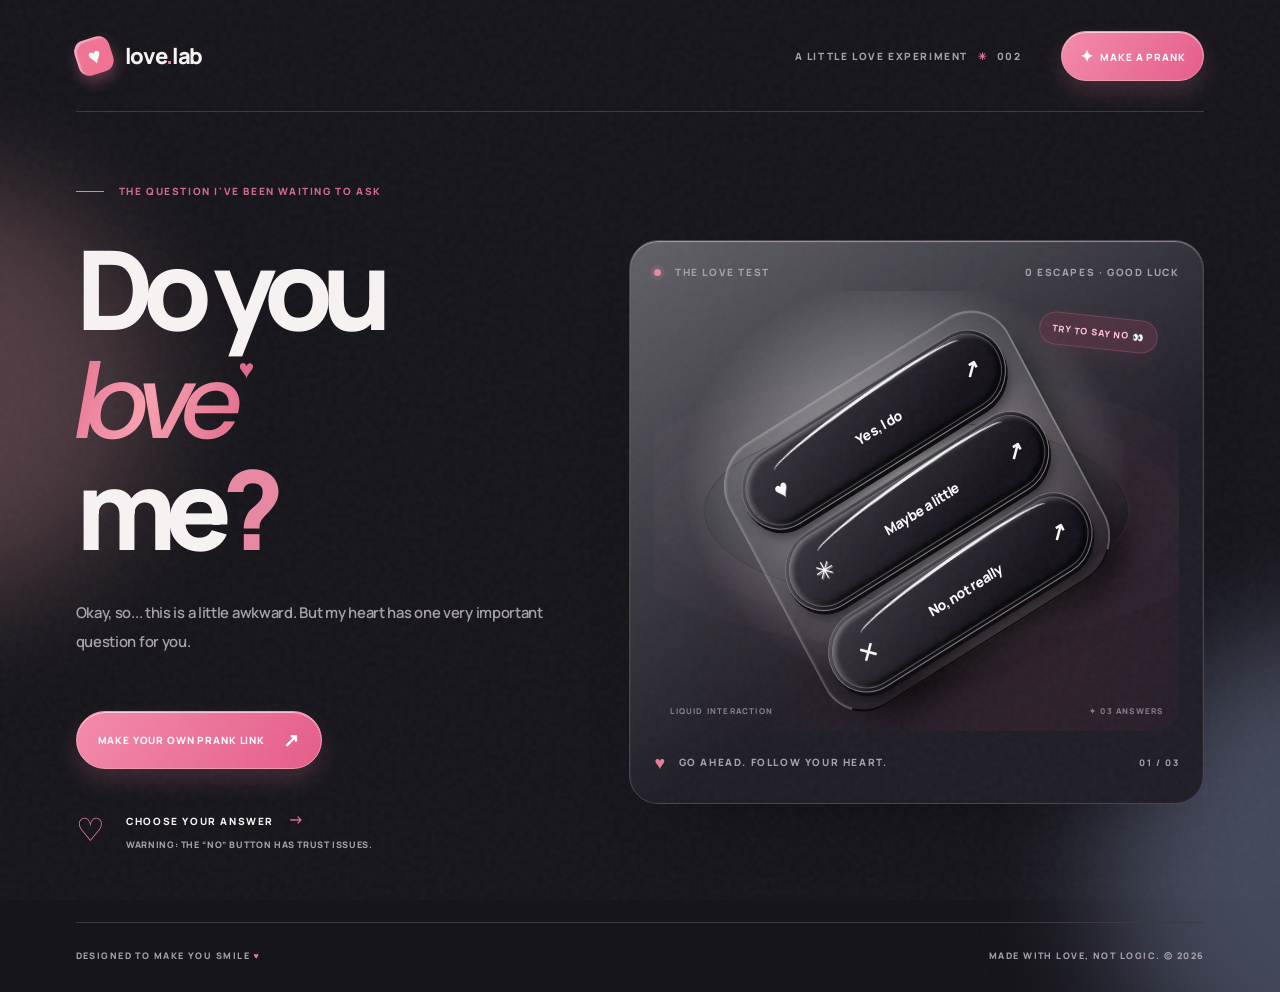
<file: index.html>
<!doctype html>
<html lang="en">
<head>
  <meta charset="utf-8">
  <meta name="viewport" content="width=device-width,initial-scale=1">
  <meta name="description" content="Send a ridiculous little love question. The No button runs. Yes makes magic. Create your own personalised prank link.">
  <meta property="og:title" content="Love Lab — a little question for you 💗">
  <meta property="og:description" content="Someone has a question for you. Try to catch the No button!">
  <meta name="theme-color" content="#16151b">
  <title>Do You Love Me? — A little love experiment</title>
  <link rel="stylesheet" href="style.css?v=20261109-dark-hearts-v1">
  <script src="script.js?v=20261109-dark-hearts-v1" defer></script>
</head>
<body data-theme="dark">
  <div class="noise" aria-hidden="true"></div>
  <div class="ambient ambient-one" aria-hidden="true"></div>
  <div class="ambient ambient-two" aria-hidden="true"></div>
  <div class="page">
    <header class="topbar">
      <a class="brand" href="#home" aria-label="Love Lab home"><span class="brand-mark" aria-hidden="true">♥</span><span>love<span class="brand-dot">.</span>lab</span></a>
      <div class="topbar-right">
        <span class="topbar-label">A LITTLE LOVE EXPERIMENT <span class="tiny-star">✳</span> 002</span>
        <button class="make-link" id="makeLinkTop" type="button"><span aria-hidden="true">✦</span> MAKE A PRANK</button>
      </div>
    </header>
    <main id="home" class="hero">
      <section class="story" aria-labelledby="mainTitle">
        <p class="eyebrow"><span class="eyebrow-line"></span><span id="personalGreeting">THE QUESTION I'VE BEEN WAITING TO ASK</span></p>
        <h1 id="mainTitle">Do you<br><span class="love-word">love <span class="heart-inline" aria-hidden="true">♥</span></span><br>me<span class="question-mark">?</span></h1>
        <p class="intro" id="introText">Okay, so... this is a little awkward.<br>But my heart has one very important question for you.</p>
        <button class="secondary-cta" id="makeLinkHero" type="button">MAKE YOUR OWN PRANK LINK <span aria-hidden="true">↗</span></button>
        <div class="story-foot"><span class="foot-heart" aria-hidden="true">♡</span><span>CHOOSE YOUR ANSWER <b>→</b><small>WARNING: THE “NO” BUTTON HAS TRUST ISSUES.</small></span></div>
      </section>
      <section class="interaction" aria-label="Choose your answer">
        <div class="interaction-head"><span><span class="status-dot"></span> THE LOVE TEST</span><span id="escapeCounter">0 ESCAPES · GOOD LUCK</span></div>
        <div class="capsule-stage" id="capsuleStage">
          <div class="stage-halo" aria-hidden="true"></div>
          <div class="stage-sticker" id="stageSticker" aria-hidden="true">TRY TO SAY NO 👀</div>
          <div class="pill-rack" id="pillRack" role="group" aria-label="Answer options">
            <button class="liquid-pill pill-yes" id="yesBtn" type="button" data-color="rose" aria-label="Yes, I do">
              <span class="fluid-layer" aria-hidden="true"><span class="fluid-bloom"></span><span class="fluid-spiral"></span><span class="fluid-reflection"></span><span class="fluid-sweep"></span></span>
              <span class="pill-icon" aria-hidden="true">♥</span><span class="pill-label">Yes, I do</span><span class="pill-trailing" aria-hidden="true">↗</span>
            </button>
            <button class="liquid-pill pill-maybe" id="maybeBtn" type="button" data-color="blue" aria-label="Maybe, a little">
              <span class="fluid-layer" aria-hidden="true"><span class="fluid-bloom"></span><span class="fluid-spiral"></span><span class="fluid-reflection"></span><span class="fluid-sweep"></span></span>
              <span class="pill-icon" aria-hidden="true">✳</span><span class="pill-label">Maybe a little</span><span class="pill-trailing" aria-hidden="true">↗</span>
            </button>
            <button class="liquid-pill pill-no" id="noBtn" type="button" data-color="amber" aria-label="No, not really">
              <span class="fluid-layer" aria-hidden="true"><span class="fluid-bloom"></span><span class="fluid-spiral"></span><span class="fluid-reflection"></span><span class="fluid-sweep"></span></span>
              <span class="pill-icon" aria-hidden="true">✕</span><span class="pill-label">No, not really</span><span class="pill-trailing" aria-hidden="true">↗</span>
            </button>
          </div>
          <span class="stage-label stage-label-left">LIQUID INTERACTION</span><span class="stage-label stage-label-right">✦ 03 ANSWERS</span>
        </div>
        <div class="interaction-foot"><span class="pulse-heart" aria-hidden="true">♥</span><p id="hint" role="status" aria-live="polite">GO AHEAD. FOLLOW YOUR HEART.</p><span class="hint-number" id="hintNumber">01 / 03</span></div>
      </section>
    </main>
    <footer class="footer"><span>DESIGNED TO MAKE YOU SMILE <span class="footer-heart">♥</span></span><span>MADE WITH LOVE, NOT LOGIC. © 2026</span></footer>
  </div>
  <div class="celebration" id="resultContainer" aria-hidden="true">
    <div class="celebration-aura" aria-hidden="true"></div>
    <div class="cinema-stars" id="sparkField" aria-hidden="true"></div>
    <div id="heartField" aria-hidden="true"></div>
    <div class="result-card" role="dialog" aria-modal="true" aria-labelledby="resultTitle" tabindex="-1">
      <div class="result-icon" aria-hidden="true">♥</div>
      <p class="result-eyebrow" id="resultEyebrow">THE CUTEST ANSWER EVER</p>
      <h2 id="resultTitle">You made my<br><em>heart bloom.</em></h2>
      <p id="resultDescription">This little love experiment has a very happy ending. ♡</p>
      <div class="love-note" id="resultNote" hidden></div>
      <button class="flower-invitation" id="openFlowersBtn" type="button">
        <span class="flower-invitation-icon" aria-hidden="true">✿</span>
        <span class="flower-invitation-copy"><strong>A secret surprise is blooming...</strong><small>OPEN YOUR FLOWER GARDEN</small></span>
        <span class="flower-invitation-arrow" aria-hidden="true">↗</span>
      </button>
      <div class="result-actions">
        <button class="replay" id="downloadCardBtn" type="button">SAVE THE MOMENT <span aria-hidden="true">↓</span></button>
        <button class="result-secondary" id="shareResultBtn" type="button">SHARE RESULT <span aria-hidden="true">↗</span></button>
        <button class="result-ghost" id="replayBtn" type="button">PLAY AGAIN <span aria-hidden="true">↺</span></button>
      </div>
      <p class="action-message" id="resultActionStatus" role="status" aria-live="polite"></p>
    </div>
  </div>
  <section class="flower-experience" id="flowerExperience" aria-hidden="true" role="dialog" aria-modal="true" aria-label="A surprise flower garden" inert>
    <iframe class="flower-iframe" id="flowerFrame" title="Animated flowers from our original Flowers project" tabindex="-1" aria-hidden="true"></iframe>
    <div class="flower-haze" aria-hidden="true"></div>
    <div class="flower-floating-badge" aria-hidden="true">✧ THE SECRET GARDEN ✧</div>
    <button class="flower-close" id="closeFlowersBtn" type="button" aria-label="Close the flowers and return to the result">✕</button>
    <div class="flower-message">
      <p class="flower-eyebrow">YOU CAUGHT MY HEART, SO...</p>
      <h2>For <em id="flowerRecipient">you</em>, with <i>love.</i></h2>
      <p id="flowerSender">A little garden, just for you. ♡</p>
      <blockquote id="flowerNote" hidden></blockquote>
    </div>
    <div class="flower-bottom-actions">
      <button type="button" id="flowerReplayBtn" class="flower-replay">↻ BLOOM AGAIN</button>
      <button type="button" id="flowerBackBtn" class="flower-back">← BACK TO OUR MOMENT</button>
    </div>
  </section>
  <div id="tauntToast" class="taunt-toast" role="status" aria-live="polite" aria-atomic="true"></div>
  <div id="heartPortal" class="heart-portal" aria-hidden="true">♥</div>
  <dialog id="linkBuilder" class="builder-dialog" aria-labelledby="builderTitle">
    <div class="builder-content">
      <div class="builder-top"><span class="builder-kicker">✦ PERSONALISE YOUR PRANK</span><button id="closeBuilder" class="icon-close" type="button" aria-label="Close">✕</button></div>
      <div class="builder-icon" aria-hidden="true">♥</div>
      <h2 id="builderTitle">Make it <em>personal.</em></h2>
      <p class="builder-description">Give your favourite person an impossible question. The link does the rest.</p>
      <form id="builderForm">
        <label for="toInput">WHO'S GETTING PRANKED?</label>
        <input id="toInput" name="to" maxlength="32" autocomplete="off" placeholder="e.g. Sarah" required>
        <label for="fromInput">WHO'S SENDING THE LOVE?</label>
        <input id="fromInput" name="from" maxlength="32" autocomplete="off" placeholder="e.g. Your secret admirer" required>
        <label for="noteInput">LITTLE SECRET NOTE <span>(OPTIONAL)</span></label>
        <textarea id="noteInput" name="note" rows="2" maxlength="140" placeholder="e.g. You owe me ice cream after this 😌"></textarea>
        <button type="submit" class="builder-submit">CREATE MY PRANK LINK <span aria-hidden="true">↗</span></button>
      </form>
      <div id="linkOutput" class="link-output" hidden>
        <label for="generatedLink">YOUR PERSONALISED LINK</label>
        <div class="link-copy-row"><input id="generatedLink" type="text" readonly aria-label="Generated prank link"><button id="copyLinkBtn" type="button">COPY</button></div>
        <div class="builder-share-row"><button id="nativeShareBtn" class="builder-share" type="button">SHARE WITH SOMEONE ↗</button><button id="previewLinkBtn" class="builder-preview" type="button">PREVIEW IT ♡</button></div>
        <p id="linkFeedback" role="status" aria-live="polite"></p>
      </div>
      <p class="builder-privacy">No account or server needed. Names and the note are embedded in the link — anyone with the link can read them.</p>
    </div>
  </dialog>
</body>
</html>
</file>
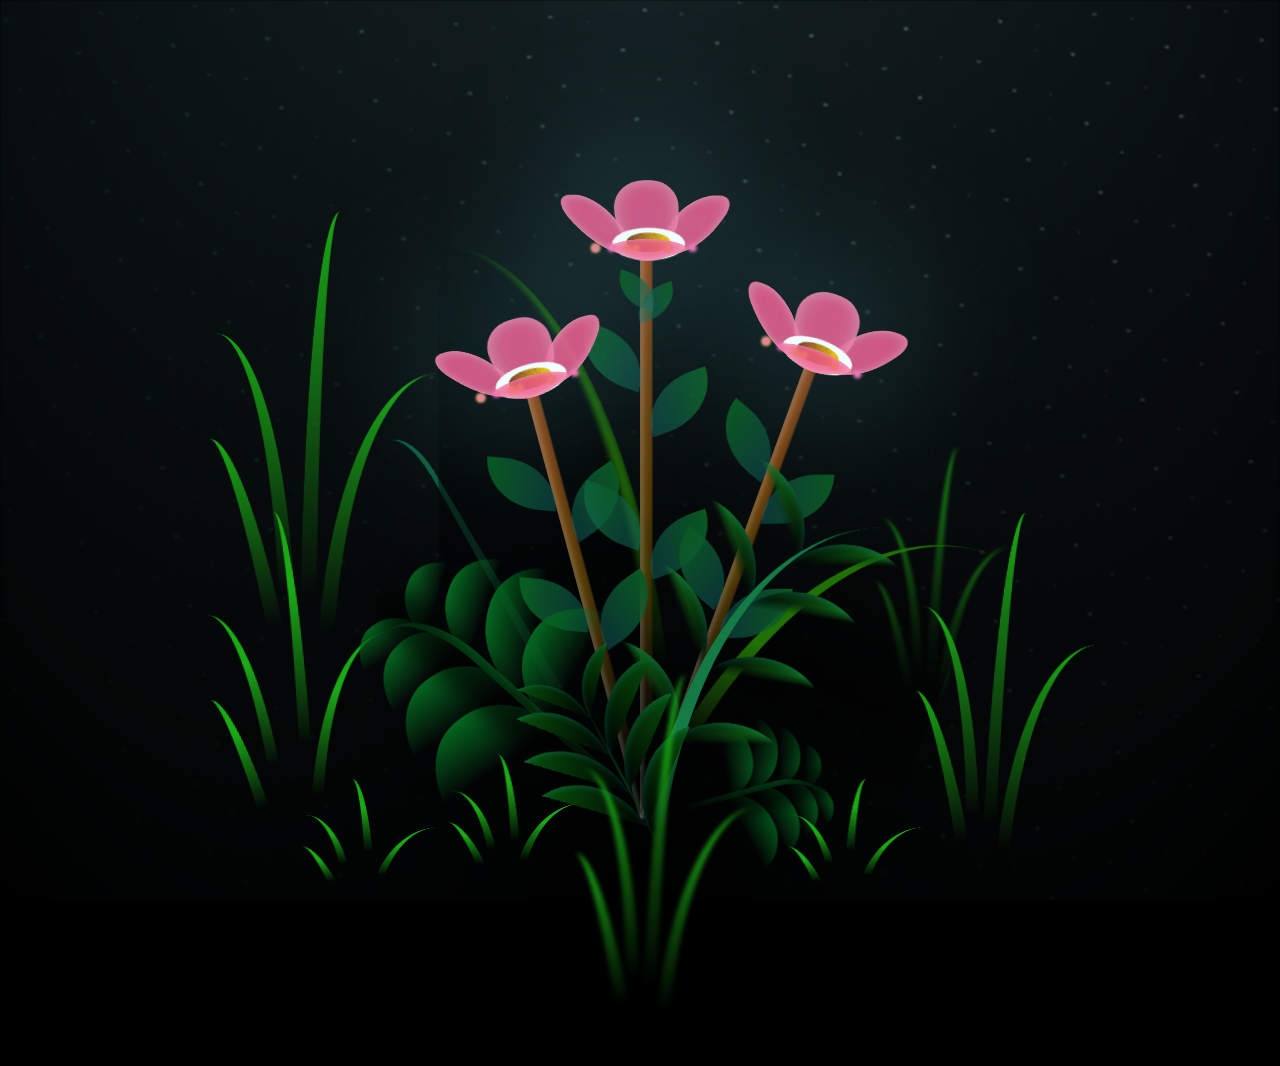
<file: flower-garden/index.html>
<!DOCTYPE html>
<html lang="en">
<head>
    <meta charset="UTF-8">
    <meta http-equiv="X-UA-Compatible" content="IE=edge">
    <meta name="viewport" content="width=device-width, initial-scale=1.0">
    <link rel="stylesheet" href="main.css">
    <meta name="theme-color" content="#021018">
    <title>A Little Flower Surprise 🌸</title>
</head>
<body class="container">
    <div class="night"></div>
    <div class="flowers">
      <div class="flower flower--1">
        <div class="flower__leafs flower__leafs--1">
          <div class="flower__leaf flower__leaf--1"></div>
          <div class="flower__leaf flower__leaf--2"></div>
          <div class="flower__leaf flower__leaf--3"></div>
          <div class="flower__leaf flower__leaf--4"></div>
          <div class="flower__white-circle"></div>
  
          <div class="flower__light flower__light--1"></div>
          <div class="flower__light flower__light--2"></div>
          <div class="flower__light flower__light--3"></div>
          <div class="flower__light flower__light--4"></div>
          <div class="flower__light flower__light--5"></div>
          <div class="flower__light flower__light--6"></div>
          <div class="flower__light flower__light--7"></div>
          <div class="flower__light flower__light--8"></div>
  
        </div>
        <div class="flower__line">
          <div class="flower__line__leaf flower__line__leaf--1"></div>
          <div class="flower__line__leaf flower__line__leaf--2"></div>
          <div class="flower__line__leaf flower__line__leaf--3"></div>
          <div class="flower__line__leaf flower__line__leaf--4"></div>
          <div class="flower__line__leaf flower__line__leaf--5"></div>
          <div class="flower__line__leaf flower__line__leaf--6"></div>
        </div>
      </div>
  
      <div class="flower flower--2">
        <div class="flower__leafs flower__leafs--2">
          <div class="flower__leaf flower__leaf--1"></div>
          <div class="flower__leaf flower__leaf--2"></div>
          <div class="flower__leaf flower__leaf--3"></div>
          <div class="flower__leaf flower__leaf--4"></div>
          <div class="flower__white-circle"></div>
  
          <div class="flower__light flower__light--1"></div>
          <div class="flower__light flower__light--2"></div>
          <div class="flower__light flower__light--3"></div>
          <div class="flower__light flower__light--4"></div>
          <div class="flower__light flower__light--5"></div>
          <div class="flower__light flower__light--6"></div>
          <div class="flower__light flower__light--7"></div>
          <div class="flower__light flower__light--8"></div>
  
        </div>
        <div class="flower__line">
          <div class="flower__line__leaf flower__line__leaf--1"></div>
          <div class="flower__line__leaf flower__line__leaf--2"></div>
          <div class="flower__line__leaf flower__line__leaf--3"></div>
          <div class="flower__line__leaf flower__line__leaf--4"></div>
        </div>
      </div>
  
      <div class="flower flower--3">
        <div class="flower__leafs flower__leafs--3">
          <div class="flower__leaf flower__leaf--1"></div>
          <div class="flower__leaf flower__leaf--2"></div>
          <div class="flower__leaf flower__leaf--3"></div>
          <div class="flower__leaf flower__leaf--4"></div>
          <div class="flower__white-circle"></div>
  
          <div class="flower__light flower__light--1"></div>
          <div class="flower__light flower__light--2"></div>
          <div class="flower__light flower__light--3"></div>
          <div class="flower__light flower__light--4"></div>
          <div class="flower__light flower__light--5"></div>
          <div class="flower__light flower__light--6"></div>
          <div class="flower__light flower__light--7"></div>
          <div class="flower__light flower__light--8"></div>
  
        </div>
        <div class="flower__line">
          <div class="flower__line__leaf flower__line__leaf--1"></div>
          <div class="flower__line__leaf flower__line__leaf--2"></div>
          <div class="flower__line__leaf flower__line__leaf--3"></div>
          <div class="flower__line__leaf flower__line__leaf--4"></div>
        </div>
      </div>
  
      <div class="grow-ans" style="--d:1.2s">
        <div class="flower__g-long">
          <div class="flower__g-long__top"></div>
          <div class="flower__g-long__bottom"></div>
        </div>
      </div>
  
      <div class="growing-grass">
        <div class="flower__grass flower__grass--1">
          <div class="flower__grass--top"></div>
          <div class="flower__grass--bottom"></div>
          <div class="flower__grass__leaf flower__grass__leaf--1"></div>
          <div class="flower__grass__leaf flower__grass__leaf--2"></div>
          <div class="flower__grass__leaf flower__grass__leaf--3"></div>
          <div class="flower__grass__leaf flower__grass__leaf--4"></div>
          <div class="flower__grass__leaf flower__grass__leaf--5"></div>
          <div class="flower__grass__leaf flower__grass__leaf--6"></div>
          <div class="flower__grass__leaf flower__grass__leaf--7"></div>
          <div class="flower__grass__leaf flower__grass__leaf--8"></div>
          <div class="flower__grass__overlay"></div>
        </div>
      </div>
  
      <div class="growing-grass">
        <div class="flower__grass flower__grass--2">
          <div class="flower__grass--top"></div>
          <div class="flower__grass--bottom"></div>
          <div class="flower__grass__leaf flower__grass__leaf--1"></div>
          <div class="flower__grass__leaf flower__grass__leaf--2"></div>
          <div class="flower__grass__leaf flower__grass__leaf--3"></div>
          <div class="flower__grass__leaf flower__grass__leaf--4"></div>
          <div class="flower__grass__leaf flower__grass__leaf--5"></div>
          <div class="flower__grass__leaf flower__grass__leaf--6"></div>
          <div class="flower__grass__leaf flower__grass__leaf--7"></div>
          <div class="flower__grass__leaf flower__grass__leaf--8"></div>
          <div class="flower__grass__overlay"></div>
        </div>
      </div>
  
      <div class="grow-ans" style="--d:2.4s">
        <div class="flower__g-right flower__g-right--1">
          <div class="leaf"></div>
        </div>
      </div>
  
      <div class="grow-ans" style="--d:2.8s">
        <div class="flower__g-right flower__g-right--2">
          <div class="leaf"></div>
        </div>
      </div>
  
      <div class="grow-ans" style="--d:2.8s">
        <div class="flower__g-front">
          <div class="flower__g-front__leaf-wrapper flower__g-front__leaf-wrapper--1">
            <div class="flower__g-front__leaf"></div>
          </div>
          <div class="flower__g-front__leaf-wrapper flower__g-front__leaf-wrapper--2">
            <div class="flower__g-front__leaf"></div>
          </div>
          <div class="flower__g-front__leaf-wrapper flower__g-front__leaf-wrapper--3">
            <div class="flower__g-front__leaf"></div>
          </div>
          <div class="flower__g-front__leaf-wrapper flower__g-front__leaf-wrapper--4">
            <div class="flower__g-front__leaf"></div>
          </div>
          <div class="flower__g-front__leaf-wrapper flower__g-front__leaf-wrapper--5">
            <div class="flower__g-front__leaf"></div>
          </div>
          <div class="flower__g-front__leaf-wrapper flower__g-front__leaf-wrapper--6">
            <div class="flower__g-front__leaf"></div>
          </div>
          <div class="flower__g-front__leaf-wrapper flower__g-front__leaf-wrapper--7">
            <div class="flower__g-front__leaf"></div>
          </div>
          <div class="flower__g-front__leaf-wrapper flower__g-front__leaf-wrapper--8">
            <div class="flower__g-front__leaf"></div>
          </div>
          <div class="flower__g-front__line"></div>
        </div>
      </div>
  
      <div class="grow-ans" style="--d:3.2s">
        <div class="flower__g-fr">
          <div class="leaf"></div>
          <div class="flower__g-fr__leaf flower__g-fr__leaf--1"></div>
          <div class="flower__g-fr__leaf flower__g-fr__leaf--2"></div>
          <div class="flower__g-fr__leaf flower__g-fr__leaf--3"></div>
          <div class="flower__g-fr__leaf flower__g-fr__leaf--4"></div>
          <div class="flower__g-fr__leaf flower__g-fr__leaf--5"></div>
          <div class="flower__g-fr__leaf flower__g-fr__leaf--6"></div>
          <div class="flower__g-fr__leaf flower__g-fr__leaf--7"></div>
          <div class="flower__g-fr__leaf flower__g-fr__leaf--8"></div>
        </div>
      </div>
  
      <div class="long-g long-g--0">
        <div class="grow-ans" style="--d:3s">
          <div class="leaf leaf--0"></div>
        </div>
        <div class="grow-ans" style="--d:2.2s">
          <div class="leaf leaf--1"></div>
        </div>
        <div class="grow-ans" style="--d:3.4s">
          <div class="leaf leaf--2"></div>
        </div>
        <div class="grow-ans" style="--d:3.6s">
          <div class="leaf leaf--3"></div>
        </div>
      </div>
  
      <div class="long-g long-g--1">
        <div class="grow-ans" style="--d:3.6s">
          <div class="leaf leaf--0"></div>
        </div>
        <div class="grow-ans" style="--d:3.8s">
          <div class="leaf leaf--1"></div>
        </div>
        <div class="grow-ans" style="--d:4s">
          <div class="leaf leaf--2"></div>
        </div>
        <div class="grow-ans" style="--d:4.2s">
          <div class="leaf leaf--3"></div>
        </div>
      </div>
  
      <div class="long-g long-g--2">
        <div class="grow-ans" style="--d:4s">
          <div class="leaf leaf--0"></div>
        </div>
        <div class="grow-ans" style="--d:4.2s">
          <div class="leaf leaf--1"></div>
        </div>
        <div class="grow-ans" style="--d:4.4s">
          <div class="leaf leaf--2"></div>
        </div>
        <div class="grow-ans" style="--d:4.6s">
          <div class="leaf leaf--3"></div>
        </div>
      </div>
  
      <div class="long-g long-g--3">
        <div class="grow-ans" style="--d:4s">
          <div class="leaf leaf--0"></div>
        </div>
        <div class="grow-ans" style="--d:4.2s">
          <div class="leaf leaf--1"></div>
        </div>
        <div class="grow-ans" style="--d:3s">
          <div class="leaf leaf--2"></div>
        </div>
        <div class="grow-ans" style="--d:3.6s">
          <div class="leaf leaf--3"></div>
        </div>
      </div>
  
      <div class="long-g long-g--4">
        <div class="grow-ans" style="--d:4s">
          <div class="leaf leaf--0"></div>
        </div>
        <div class="grow-ans" style="--d:4.2s">
          <div class="leaf leaf--1"></div>
        </div>
        <div class="grow-ans" style="--d:3s">
          <div class="leaf leaf--2"></div>
        </div>
        <div class="grow-ans" style="--d:3.6s">
          <div class="leaf leaf--3"></div>
        </div>
      </div>
  
      <div class="long-g long-g--5">
        <div class="grow-ans" style="--d:4s">
          <div class="leaf leaf--0"></div>
        </div>
        <div class="grow-ans" style="--d:4.2s">
          <div class="leaf leaf--1"></div>
        </div>
        <div class="grow-ans" style="--d:3s">
          <div class="leaf leaf--2"></div>
        </div>
        <div class="grow-ans" style="--d:3.6s">
          <div class="leaf leaf--3"></div>
        </div>
      </div>
  
      <div class="long-g long-g--6">
        <div class="grow-ans" style="--d:4.2s">
          <div class="leaf leaf--0"></div>
        </div>
        <div class="grow-ans" style="--d:4.4s">
          <div class="leaf leaf--1"></div>
        </div>
        <div class="grow-ans" style="--d:4.6s">
          <div class="leaf leaf--2"></div>
        </div>
        <div class="grow-ans" style="--d:4.8s">
          <div class="leaf leaf--3"></div>
        </div>
      </div>
  
      <div class="long-g long-g--7">
        <div class="grow-ans" style="--d:3s">
          <div class="leaf leaf--0"></div>
        </div>
        <div class="grow-ans" style="--d:3.2s">
          <div class="leaf leaf--1"></div>
        </div>
        <div class="grow-ans" style="--d:3.5s">
          <div class="leaf leaf--2"></div>
        </div>
        <div class="grow-ans" style="--d:3.6s">
          <div class="leaf leaf--3"></div>
        </div>
      </div>
    </div>
    
    <script src="main.js"></script>
  </body>
</html>
</file>
<file: style.css>
@import url('https://fonts.googleapis.com/css2?family=DM+Sans:wght@400;500;600;700;800&family=Manrope:wght@400;500;600;700;800&display=swap');
:root{color-scheme:dark;--bg:#16151b;--ink:#f8f3f3;--muted:#a6a0ab;--line:#3d3841;--surface:#1f1d26;--glass:rgba(28,27,33,.8);--shine:#fff;--splash:rgba(238,87,118,.08);--stage-border:#4b424b;--hint:#bcb1c0;--chip:#2b2730;--shadow:rgba(0,0,0,.45)}
*{box-sizing:border-box}html{scroll-behavior:smooth}body{margin:0;min-height:100vh;background:var(--bg);color:var(--ink);font-family:'Manrope',Arial,sans-serif;transition:background .65s,color .65s;overflow-x:hidden}body[data-theme=dark]{color-scheme:dark;--bg:#16151b;--ink:#f8f3f3;--muted:#a6a0ab;--line:#3d3841;--surface:#1f1d26;--glass:rgba(28,27,33,.8);--shine:#fff;--splash:rgba(238,87,118,.08);--stage-border:#4b424b;--hint:#bcb1c0;--chip:#2b2730;--shadow:rgba(0,0,0,.45)}button{font:inherit}button:focus-visible,a:focus-visible{outline:3px solid #e97096;outline-offset:5px}.noise{position:fixed;inset:0;pointer-events:none;opacity:.18;z-index:15;background-image:url("data:image/svg+xml,%3Csvg viewBox='0 0 180 180' xmlns='http://www.w3.org/2000/svg'%3E%3Cfilter id='n'%3E%3CfeTurbulence type='fractalNoise' baseFrequency='.85' numOctaves='3' stitchTiles='stitch'/%3E%3C/filter%3E%3Crect width='100%25' height='100%25' opacity='.22' filter='url(%23n)'/%3E%3C/svg%3E")}.ambient{position:fixed;border-radius:50%;filter:blur(60px);pointer-events:none;z-index:-1}.ambient-one{height:420px;width:420px;top:20%;left:-270px;background:#fbb2b441}.ambient-two{width:480px;height:480px;right:-300px;bottom:-210px;background:#b8cafa48}.page{max-width:1500px;min-height:100vh;margin:auto;display:flex;flex-direction:column;padding:0 clamp(22px,5.9vw,94px);position:relative;z-index:1}.topbar{height:112px;display:flex;align-items:center;justify-content:space-between;border-bottom:1px solid var(--line);gap:16px}.brand{display:inline-flex;align-items:center;gap:13px;text-decoration:none;font-size:22px;font-weight:800;letter-spacing:-1.3px;color:var(--ink)}.brand-mark{width:36px;height:36px;display:grid;place-items:center;transform:rotate(-18deg);border-radius:11px;background:#f07393;color:#fff;font-size:22px;box-shadow:inset 2px 2px 2px #ffffff71,0 7px 14px #ea779955}.brand-dot{color:#e87998}.topbar-right{display:flex;align-items:center;gap:39px}.topbar-label,.eyebrow,.story-foot,.interaction-head,.interaction-foot,.stage-label,.footer,.result-eyebrow{font-size:10px;font-weight:800;letter-spacing:.16em}.topbar-label{color:var(--muted)}.tiny-star{color:#e47898;margin:0 6px}.theme-toggle{display:flex;align-items:center;gap:10px;color:var(--ink);border:1px solid var(--line);border-radius:40px;background:var(--glass);padding:10px 15px;cursor:pointer;font-size:10px;font-weight:800;letter-spacing:.1em;transition:transform .3s,border-color .3s}.theme-toggle:hover{transform:translateY(-2px);border-color:#e989a3}.theme-icon{font-size:18px;line-height:1}.hero{display:grid;grid-template-columns:minmax(0,.92fr) minmax(0,1.08fr);align-items:center;gap:clamp(26px,5vw,90px);flex:1;min-height:630px;padding:66px 0 56px}.story{position:relative;padding:6px 0 15px}.eyebrow{color:#d26989;display:flex;align-items:center;gap:15px;margin:0 0 37px}.eyebrow-line{display:block;width:28px;height:1px;background:#e5849d}.story h1{font-size:clamp(74px,8.6vw,137px);line-height:.98;letter-spacing:-.095em;font-weight:800;margin:0 0 35px}.love-word{position:relative;display:inline-block;font-family:'DM Sans',sans-serif;font-style:italic;font-weight:500;background:linear-gradient(110deg,#e87193,#f7a0af 44%,#df688a);background-clip:text;-webkit-background-clip:text;color:transparent;letter-spacing:-.09em}.heart-inline{display:inline-block;font-size:.24em;color:#df6a8c;background:none;-webkit-text-fill-color:#df6a8c;vertical-align:top;margin-top:.39em;margin-left:-.16em;animation:heart-breathe 3.4s ease-in-out infinite}.question-mark{color:#e988a3}.intro{font-size:clamp(13px,1.16vw,16px);line-height:2;color:var(--muted);font-weight:600;letter-spacing:-.02em;margin:0 0 70px}.story-foot{color:var(--ink);display:flex;align-items:center;gap:20px}.foot-heart{font-size:32px;color:#e4799b;font-weight:400}.story-foot b{color:#d56d90;margin-left:10px;font-size:16px}.story-foot small{display:block;margin-top:8px;font-size:9px;color:var(--muted);letter-spacing:.07em}.interaction{border:1px solid var(--stage-border);border-radius:29px;background:linear-gradient(145deg,rgba(255,255,255,.3),transparent 60%),var(--surface);padding:24px;position:relative;box-shadow:0 34px 70px -45px var(--shadow),inset 0 1px 1px #ffffff6b;min-width:0}.interaction-head,.interaction-foot{display:flex;align-items:center;justify-content:space-between;color:var(--muted)}.interaction-head{font-size:10px}.status-dot{display:inline-block;width:7px;height:7px;border-radius:50%;background:#e889a4;margin-right:10px;box-shadow:0 0 0 4px #e889a41d}.capsule-stage{height:440px;display:grid;place-items:center;position:relative;isolation:isolate;overflow:hidden;background:radial-gradient(ellipse at 48% 43%,rgba(255,255,255,.65),transparent 58%),radial-gradient(ellipse at 70% 82%,var(--splash),transparent 65%);border-radius:23px;margin:12px 0 14px}.stage-halo{position:absolute;width:370px;height:370px;border-radius:50%;border:1px solid var(--line);opacity:.7;transform:rotateX(65deg) rotate(-32deg) scale(1.15);box-shadow:0 0 0 45px rgba(221,180,199,.025),0 0 0 95px rgba(221,180,199,.025)}.pill-rack{position:relative;z-index:2;width:min(330px,80%);padding:13px;display:flex;flex-direction:column;gap:10px;transform:rotate(-32deg) skewX(-4deg);border-radius:47px;border:2px solid rgba(255,255,255,.75);border-right-color:#9294a25e;border-bottom-color:#9294a29c;background:linear-gradient(135deg,#ffffff5e,#ffffff07 65%);box-shadow:16px 26px 32px -13px rgba(78,74,88,.27),inset 2px 2px 2px #ffffff8e;transition:transform .5s cubic-bezier(.2,.8,.2,1)}body[data-theme=dark] .pill-rack{border-color:#ffffff3c;border-bottom-color:#000b;background:linear-gradient(140deg,#ffffff0e,#00000010);box-shadow:17px 27px 38px -15px #000c,inset 1px 1px 2px #ffffff20}.liquid-pill{--rgb:235,91,133;--escape-x:0px;--escape-y:0px;position:relative;width:100%;height:82px;border-radius:99px;overflow:hidden;isolation:isolate;display:flex;align-items:center;justify-content:space-between;gap:10px;padding:0 25px;border:1px solid rgba(147,142,153,.68);color:var(--ink);background:linear-gradient(155deg,#fffefc 0%,#f6f3f1 44%,#e0dce0 100%);box-shadow:inset 2px 2px 4px #ffffff,inset -3px -5px 8px #69657927,0 4px 0 #beb9c2,0 12px 15px -7px #645e739e;cursor:pointer;transform:translate(var(--escape-x),var(--escape-y));transition:box-shadow .3s,filter .3s,background .4s,transform .5s cubic-bezier(.17,.85,.2,1.4);touch-action:manipulation;user-select:none}.pill-maybe{--rgb:91,153,250}.pill-no{--rgb:247,157,64}body[data-theme=dark] .liquid-pill{background:linear-gradient(160deg,#3d3942,#16131b 75%);color:#fbf7f9;border-color:#77707b;box-shadow:inset 2px 2px 4px #ffffff35,inset -3px -5px 7px #0009,0 4px 0 #0d0b10,0 12px 16px -5px #000a}.liquid-pill:before{content:"";pointer-events:none;position:absolute;z-index:6;inset:3px;border-radius:inherit;border:1px solid rgba(255,255,255,.8);box-shadow:inset 2px 3px 5px #ffffffaa,inset -3px -4px 4px #60637745}.liquid-pill:after{content:"";pointer-events:none;position:absolute;z-index:6;top:5px;left:14%;width:75%;height:24%;border-top:3px solid rgba(255,255,255,.94);border-radius:50%;transform:rotate(-3deg);filter:blur(.45px)}body[data-theme=dark] .liquid-pill:before{border-color:#ffffff45;box-shadow:inset 2px 2px 5px #ffffff4c,inset -3px -4px 5px #000b}.liquid-pill:hover{filter:brightness(1.04);box-shadow:inset 2px 2px 6px #ffffff,inset -3px -5px 8px #69657927,0 4px 0 #bbb5bf,0 13px 22px -6px rgba(var(--rgb),.46)}.liquid-pill.is-active{border-color:rgba(var(--rgb),.63);box-shadow:inset 2px 3px 5px #ffffffaf,inset -4px -5px 8px rgba(var(--rgb),.25),0 4px 0 rgba(var(--rgb),.55),0 15px 24px -6px rgba(var(--rgb),.49),0 21px 26px -15px rgba(var(--rgb),.55)}.fluid-layer{position:absolute;pointer-events:none;inset:0;z-index:0;overflow:hidden;border-radius:inherit;opacity:0;transition:opacity .5s;isolation:isolate}.liquid-pill.is-active .fluid-layer,.liquid-pill:hover .fluid-layer,.liquid-pill.is-churning .fluid-layer{opacity:1}.fluid-bloom{position:absolute;width:170%;height:210%;top:-55%;left:-37%;border-radius:47% 53% 62% 38%;background:radial-gradient(ellipse at 33% 20%,#ffffffa8 0%,rgba(var(--rgb),.23) 18%,rgba(var(--rgb),.79) 56%,rgba(var(--rgb),.98) 76%,rgba(var(--rgb),.6) 100%);filter:blur(5px);transform:translateX(-19%) rotate(-12deg);transition:transform .7s cubic-bezier(.1,.86,.18,1)}.liquid-pill.is-active .fluid-bloom{transform:translateX(5%) rotate(13deg)}.fluid-spiral{position:absolute;left:2%;top:-145%;height:380%;width:98%;border-radius:43% 57% 30% 70%;background:conic-gradient(from 25deg,rgba(255,255,255,.03),rgba(255,255,255,.78),rgba(var(--rgb),.12),rgba(var(--rgb),.94),rgba(255,255,255,.03),rgba(var(--rgb),.71),rgba(255,255,255,.06));mix-blend-mode:screen;filter:blur(9px);animation:inside-spin 7s linear infinite;opacity:.5}.fluid-reflection{position:absolute;inset:0;background:radial-gradient(ellipse at var(--pointer-x,35%) var(--pointer-y,30%),rgba(255,255,255,.84),transparent 32%),linear-gradient(170deg,#ffffff63,transparent 26%,rgba(255,255,255,.1) 60%,#ffffff36);mix-blend-mode:screen;opacity:.8;transition:background .2s}.fluid-sweep{position:absolute;top:-40%;left:-100%;height:190%;width:42%;background:linear-gradient(90deg,transparent,#ffffffe0 48%,transparent);transform:skewX(-23deg);filter:blur(7px);opacity:0}.liquid-pill.is-churning .fluid-bloom{animation:slosh .85s cubic-bezier(.12,.81,.17,1) both}.liquid-pill.is-churning .fluid-spiral{animation:churn .85s cubic-bezier(.15,.82,.16,1) both}.liquid-pill.is-churning .fluid-sweep{animation:shine-slide .8s ease-out both}.liquid-pill.is-churning{animation:squish .85s cubic-bezier(.19,.88,.25,1.12) both}.pill-icon,.pill-label,.pill-trailing{position:relative;z-index:5;pointer-events:none}.pill-icon{font-size:24px;width:29px;text-align:center;text-shadow:0 1px 1px #ffffff87}.pill-label{font-size:14px;font-weight:800;letter-spacing:-.04em;white-space:nowrap}.pill-trailing{font-size:21px;font-weight:600;line-height:1}.stage-label{position:absolute;color:var(--muted);font-size:8px;bottom:15px;letter-spacing:.15em;opacity:.73}.stage-label-left{left:16px}.stage-label-right{right:16px}.interaction-foot{min-height:34px;gap:12px}.interaction-foot p{margin:0;flex:1;font-size:10px;line-height:1.4}.pulse-heart{font-size:18px;color:#e47e9e;animation:heart-breathe 2.2s infinite}.hint-number{font-size:9px;white-space:nowrap}.footer{display:flex;justify-content:space-between;border-top:1px solid var(--line);padding:26px 0 30px;color:var(--muted);gap:20px;font-size:9px}.footer-heart{color:#e47b9a}.celebration{position:fixed;inset:0;z-index:25;display:grid;place-items:center;padding:24px;background:rgba(24,15,28,.84);backdrop-filter:blur(18px);opacity:0;visibility:hidden;transition:opacity .55s,visibility .55s;overflow:hidden}.celebration.show{opacity:1;visibility:visible}.celebration-aura{position:absolute;width:min(850px,120vw);height:min(850px,120vw);border-radius:50%;background:radial-gradient(circle,#d23b6f4e,transparent 62%);filter:blur(14px);animation:heart-breathe 4s infinite}.result-card{color:#fff;text-align:center;position:relative;z-index:2;max-width:650px;transform:translateY(26px) scale(.92);opacity:0;transition:transform .8s cubic-bezier(.16,1,.3,1),opacity .8s}.celebration.show .result-card{transform:none;opacity:1}.result-icon{font-size:84px;color:#f27fa7;text-shadow:0 0 70px #ef4f89aa;animation:heart-breathe 2.2s ease-in-out infinite}.result-eyebrow{color:#f5a3ba;margin:10px 0 22px}.result-card h2{font-size:clamp(48px,7vw,94px);letter-spacing:-.075em;line-height:1.06;margin:0 0 24px}.result-card h2 em{color:#f289a9;font-weight:500}.result-card p:not(.result-eyebrow){font-size:15px;line-height:1.8;color:#e2cad6;margin:0 0 40px}.replay{border:1px solid #f69db1;background:#f17d9f;color:#281820;border-radius:99px;font-weight:800;letter-spacing:.08em;font-size:11px;padding:20px 27px;cursor:pointer;box-shadow:0 12px 35px #d948754d;transition:transform .25s}.replay:hover{transform:translateY(-4px)}.replay span{font-size:18px;margin-left:17px}.floating-heart{position:absolute;bottom:-10vh;left:var(--left);font-size:var(--size);color:var(--color);opacity:0;animation:float-up var(--duration) linear var(--delay) infinite;filter:drop-shadow(0 0 9px rgba(245,115,163,.30));pointer-events:none;z-index:1;will-change:transform,opacity}
@keyframes heart-breathe{50%{transform:scale(1.13)}}@keyframes inside-spin{to{transform:rotate(360deg)}}@keyframes churn{0%{transform:rotate(0deg) scale(.83);opacity:.4}45%{transform:rotate(390deg) scale(1.25);opacity:1}100%{transform:rotate(720deg) scale(1);opacity:.55}}@keyframes slosh{0%{transform:translateX(-60%) rotate(-25deg)}28%{transform:translateX(30%) rotate(105deg)}65%{transform:translateX(-12%) rotate(240deg)}100%{transform:translateX(5%) rotate(373deg)}}@keyframes shine-slide{0%{left:-80%;opacity:0}18%{opacity:.95}70%{opacity:.8}100%{left:165%;opacity:0}}@keyframes squish{0%,100%{scale:1}32%{scale:.965 1.06}70%{scale:1.025 .97}}@keyframes float-up{0%{transform:translate3d(0,10vh,0) rotate(-20deg) scale(.65);opacity:0}12%{opacity:.84}78%{opacity:.77}100%{transform:translate3d(var(--drift),-135vh,0) rotate(38deg) scale(1.12);opacity:0}}
@media(max-width:1050px){.topbar{height:90px}.hero{grid-template-columns:1fr;gap:40px;padding:60px 0}.story h1{font-size:clamp(74px,12vw,122px)}.story{padding:0}.intro{margin-bottom:35px}.interaction{max-width:600px;width:100%;margin:0 auto}.footer{margin-top:auto}}@media(max-width:600px){.page{padding:0 20px}.topbar{height:74px}.topbar-label{display:none}.topbar-right{gap:10px}.brand{font-size:19px}.brand-mark{width:32px;height:32px}.hero{padding:50px 0 30px;gap:35px;min-height:auto}.eyebrow{font-size:8px;letter-spacing:.12em;margin-bottom:25px}.story h1{font-size:clamp(72px,16vw,106px);margin-bottom:22px}.intro{font-size:13px;line-height:1.8;margin-bottom:26px}.story-foot{gap:12px;font-size:9px}.story-foot small{font-size:8px}.interaction{padding:16px;border-radius:24px}.capsule-stage{height:345px;margin:8px 0}.pill-rack{width:300px;max-width:82%;padding:10px;gap:8px;transform:rotate(-32deg) skewX(-4deg) scale(.86)}.liquid-pill{height:72px;padding:0 20px}.pill-label{font-size:13px}.stage-label{font-size:7px}.interaction-head{font-size:9px}.interaction-foot p{font-size:8px}.footer{font-size:8px;line-height:1.7;flex-direction:column;gap:8px;padding:20px 0}.result-card p:not(.result-eyebrow){font-size:13px}}@media(max-width:355px){.pill-rack{scale:.86}.capsule-stage{height:315px}.pill-label{font-size:12px}.topbar{height:68px}}@media(prefers-reduced-motion:reduce){*,*:before,*:after{animation-duration:.01ms!important;animation-iteration-count:1!important;transition-duration:.01ms!important;scroll-behavior:auto!important}.floating-heart{display:none}}

/* The fleeing capsule is portaled to the viewport, so it can cross the whole
   screen rather than being trapped inside the rotated, clipped card. */
.liquid-pill.is-escaped {
  position: fixed;
  z-index: 22;
  margin: 0;
  cursor: not-allowed;
  transform-origin: center center;
  transition: left .42s cubic-bezier(.16,1,.27,1),
              top .42s cubic-bezier(.16,1,.27,1),
              box-shadow .3s, filter .3s;
  will-change: left, top;
}
.liquid-pill.is-escaped.is-fleeing { filter: saturate(1.2) brightness(1.04); }
.escaped-slot {
  display: flex;
  flex-direction: column;
  justify-content: center;
  align-items: center;
  width: 100%;
  min-height: 82px;
  border-radius: 99px;
  border: 1.5px dashed rgba(231,141,162,.58);
  background: rgba(242,157,182,.06);
  color: #c57c90;
  gap: 2px;
  font-size: 22px;
  pointer-events: none;
}
.escaped-slot small { font-size: 9px; font-weight: 900; letter-spacing: .18em; }
body[data-theme=dark] .escaped-slot { background: #df718a0c; color: #e79aaf; }
.liquid-pill.split-fragment {
  position: fixed;
  z-index: 24;
  margin: 0;
  pointer-events: none !important;
  will-change: transform;
  transition: none !important;
  filter: saturate(1.2);
}
.split-fragment.fragment-left { clip-path: polygon(0 0,49.5% 0,49.5% 100%,0 100%); }
.split-fragment.fragment-right { clip-path: polygon(50.5% 0,100% 0,100% 100%,50.5% 100%); }
@media (max-width:600px) {
  .escaped-slot { min-height: 72px; }
}
@media (prefers-reduced-motion:reduce) {
  .liquid-pill.is-escaped { transition-duration: .01ms !important; }
}

/* LOVE LAB / FULL PRANK EDITION */
.make-link,.secondary-cta{border:1px solid #f099ae;background:linear-gradient(125deg,#f48bab,#e65c8a);color:#fff;border-radius:999px;font-weight:800;letter-spacing:.085em;font-size:10px;cursor:pointer;box-shadow:inset 0 1px #ffffff9c,0 12px 23px #ea7b9d30;transition:transform .25s,box-shadow .25s,filter .25s;white-space:nowrap}
.make-link{padding:13px 18px}.make-link span{margin-right:4px;font-size:16px;vertical-align:-1px}.secondary-cta{padding:15px 21px;margin:-30px 0 38px;display:inline-flex;align-items:center;gap:18px}.secondary-cta span{font-size:19px}.make-link:hover,.secondary-cta:hover{transform:translateY(-3px);box-shadow:inset 0 1px #ffffff9c,0 17px 27px #ea7b9d65}.make-link:active,.secondary-cta:active{transform:translateY(1px)}
.stage-sticker{position:absolute;top:25px;right:22px;z-index:3;border:1px solid #e58aa63d;color:#b85c79;padding:9px 12px;border-radius:50px;letter-spacing:.1em;font-size:9px;font-weight:900;background:#fffdf5b2;transform:rotate(6deg);pointer-events:none;box-shadow:0 8px 20px #a54f6921}body[data-theme=dark] .stage-sticker{color:#ffc3d7;background:#5a3345b4}
.liquid-pill.is-escaped{transition:left var(--flee-time,.4s) cubic-bezier(.13,.84,.21,1),top var(--flee-time,.4s) cubic-bezier(.13,.84,.21,1),box-shadow .3s,filter .3s}
.taunt-toast{position:fixed;left:50%;bottom:clamp(17px,5vh,42px);transform:translate(-50%,24px) scale(.93);z-index:26;max-width:min(90vw,420px);text-align:center;padding:15px 23px;border:1px solid #ffc7d9;background:linear-gradient(140deg,#4f2844,#281b31);color:#fff0f6;border-radius:25px;box-shadow:0 17px 45px #48213b48;pointer-events:none;font-weight:800;font-size:12px;letter-spacing:.035em;opacity:0;transition:transform .25s,opacity .25s}.taunt-toast.visible{opacity:1;transform:translate(-50%,0) scale(1)}
.no-decoy{position:fixed;z-index:23;color:#d67e9a;pointer-events:none;font-size:12px;font-weight:900;letter-spacing:.15em;background:#fff7;box-shadow:0 8px 30px #d87b9870;padding:12px 18px;border-radius:90px;animation:decoy-poof 1.1s ease-out forwards}@keyframes decoy-poof{0%{transform:translate(-50%,-50%) scale(.9);opacity:.8}100%{transform:translate(-50%,-110px) rotate(20deg) scale(1.4);opacity:0}}
.heart-portal{position:fixed;left:50%;top:50%;width:1px;height:1px;display:grid;place-items:center;z-index:30;pointer-events:none;color:#f591b3;font:900 160px Georgia,serif;text-shadow:0 0 60px #fa91bd,0 0 150px #ff4a8c;opacity:0;transform:translate(-50%,-50%) scale(.15)}.heart-portal.launch{animation:heart-portal-launch .72s ease-in forwards}@keyframes heart-portal-launch{0%{opacity:0;transform:translate(-50%,-50%) scale(.15)}16%{opacity:1}72%{opacity:.98}100%{opacity:0;transform:translate(-50%,-50%) scale(9)}}
.celebration{overflow-y:auto;overscroll-behavior:contain}.celebration.show{background:linear-gradient(145deg,#130f1aef,#4a1233e8 60%,#190d1bef)}.celebration-aura{background:radial-gradient(circle,#fe8cb65c,transparent 62%);width:min(900px,120vw);height:min(900px,120vw)}.cinema-stars{position:absolute;inset:0;overflow:hidden;pointer-events:none}.cinema-spark{position:absolute;left:var(--x);top:var(--y);font-size:var(--s);color:#ffd5e4;opacity:.7;animation:spark-sway 3s ease-in-out var(--d) infinite alternate}@keyframes spark-sway{from{transform:translateY(7px) rotate(-18deg);opacity:.2}to{transform:translateY(-13px) rotate(28deg);opacity:.95}}
.result-card{width:min(100%,650px);max-height:100%;overflow-y:auto;padding:30px 18px 34px;scrollbar-width:thin}.result-card .result-icon{font-size:clamp(64px,9vw,100px)}.result-card h2{font-size:clamp(39px,7vw,91px)}.result-card p:not(.result-eyebrow){margin:0 auto 21px;max-width:490px}.love-note{max-width:510px;margin:0 auto 22px;padding:14px 20px;border-radius:15px;border:1px solid #ffaec44a;background:#ffb8d017;font:italic clamp(15px,2vw,18px) Georgia,serif;color:#ffe1ea;line-height:1.55;overflow-wrap:anywhere}.love-note[hidden]{display:none}.result-actions{display:flex;justify-content:center;flex-wrap:wrap;align-items:center;gap:12px;margin:15px auto 0}.result-actions button{min-height:50px;padding:15px 19px;font-size:10px;font-weight:900;letter-spacing:.065em;border-radius:60px;cursor:pointer;transition:transform .22s,background .22s}.result-actions button:hover{transform:translateY(-3px)}.result-actions button span{margin-left:8px;font-size:16px}.result-actions .replay{margin:0;padding:15px 20px}.result-secondary{color:#ffcade;border:1px solid #dd9fb2a6;background:#ffffff0f}.result-ghost{border:0;background:transparent;color:#fcd2e0}.result-card .action-message{font-size:11px!important;color:#ffbfd8!important;min-height:22px;margin:15px 0 0!important}
.builder-dialog{border:1px solid #efb6c5;max-width:min(95vw,520px);width:100%;max-height:min(94vh,890px);padding:0;border-radius:30px;background:#fff9f8;color:#28222d;box-shadow:0 40px 130px #1c0f2b70;overflow-y:auto;overflow-x:hidden}.builder-dialog::backdrop{background:#18121bbe;backdrop-filter:blur(9px)}.builder-content{padding:clamp(22px,5vw,38px)}.builder-top{display:flex;justify-content:space-between;align-items:center;gap:12px}.builder-kicker{color:#ce6287;font-size:9px;letter-spacing:.14em;font-weight:900}.icon-close{width:36px;height:36px;border-radius:50%;background:#f5e7eb;color:#ab5874;border:0;font-weight:900;cursor:pointer}.builder-icon{color:#f38fb1;font-size:43px;margin:3px 0 0;text-shadow:0 9px 20px #fa90b4b5}.builder-dialog h2{font-size:clamp(36px,5vw,52px);letter-spacing:-.07em;line-height:1.1;margin:2px 0 12px}.builder-dialog h2 em{font-family:Georgia,serif;color:#e16e95;font-weight:500}.builder-description{font-size:13px;line-height:1.7;color:#7b6975;margin:0 0 23px}.builder-dialog form{display:flex;flex-direction:column;gap:7px}.builder-dialog label{display:block;font-weight:900;font-size:10px;color:#8b5066;letter-spacing:.08em;margin-top:12px}.builder-dialog label span{color:#a99aa2;font-weight:600}.builder-dialog input,.builder-dialog textarea{width:100%;min-height:47px;border-radius:13px;padding:13px 15px;background:#fff;border:1px solid #e9cbd7;color:#392632;outline:none;font:600 14px Manrope,Arial,sans-serif;transition:border-color .2s,box-shadow .2s}.builder-dialog textarea{resize:vertical;min-height:70px;max-height:190px}.builder-dialog input:focus,.builder-dialog textarea:focus{border-color:#e57ca0;box-shadow:0 0 0 3px #f4b6cc4e}.builder-submit{border:0;border-radius:14px;margin-top:18px;padding:17px 21px;display:flex;justify-content:space-between;align-items:center;background:linear-gradient(115deg,#e46a95,#f29ab0);color:white;font-weight:900;font-size:12px;letter-spacing:.05em;cursor:pointer;box-shadow:0 12px 23px #ed8eab50}.builder-submit span{font-size:19px}.builder-submit:hover{filter:brightness(1.04)}.link-output{border:1px dashed #dfa9bd;background:#ffecf29c;border-radius:17px;margin-top:23px;padding:14px}.link-output[hidden]{display:none}.link-output label{margin:0 0 8px}.link-copy-row{display:flex;gap:7px}.link-copy-row input{min-width:0;flex:1;font-size:11px}.link-copy-row button{padding:0 14px;background:#54263d;color:#fff;border:0;border-radius:12px;font-size:11px;font-weight:900;cursor:pointer}.builder-share-row{display:flex;gap:8px;margin-top:11px}.builder-share-row button{flex:1;padding:12px 10px;font-size:10px;border-radius:10px;cursor:pointer;font-weight:900;border:1px solid #e9a8bd;background:#fff;color:#9b456b}.builder-share-row .builder-share{background:#f6abc2;color:#54243d}.builder-dialog button:disabled{opacity:.4;cursor:not-allowed}.link-output p{font-size:11px;line-height:1.5;color:#a65773;margin:10px 0 0}.builder-privacy{font-size:10px;color:#9b8791;line-height:1.55;margin:17px 0 0}
@media(max-width:1100px){.topbar-right{gap:15px}.topbar-label{display:none}}
@media(max-width:600px){.make-link{padding:11px 12px;font-size:9px}.topbar-right{gap:7px}.topbar .theme-toggle{padding:9px 11px}.topbar .theme-text{display:none}.story h1{margin-bottom:22px}.secondary-cta{margin:-3px 0 30px}.stage-sticker{right:9px;top:16px;font-size:7px;padding:7px 9px}.taunt-toast{font-size:10px;bottom:12px}.result-actions{gap:8px}.result-actions button{flex:1 1 43%;font-size:9px}.result-actions .result-ghost{flex:1 1 100%}.result-card{padding:20px 5px 22px}.result-card h2{margin-bottom:16px}.result-card .result-icon{font-size:64px}.builder-content{padding:22px}.builder-dialog{border-radius:22px}.builder-share-row{flex-wrap:wrap}}
@media(prefers-reduced-motion:reduce){.heart-portal.launch,.cinema-spark,.no-decoy{animation:none!important;display:none}.taunt-toast{transition:none}.make-link,.secondary-cta{transition:none}}


/* Flowers x Love Lab — flower-garden/ keeps the original Flowers styling isolated. */
.flower-invitation{width:min(100%,500px);display:flex;align-items:center;gap:15px;text-align:left;margin:13px auto 21px;padding:16px 18px;background:linear-gradient(120deg,rgba(241,130,164,.20),rgba(241,181,208,.08));border:1px solid #f6b5d287;color:#ffe5ed;border-radius:19px;cursor:pointer;box-shadow:inset 0 1px #fff2,0 8px 36px #e85e9340;transition:transform .25s,background .3s}
.flower-invitation:hover{transform:translateY(-3px);background:linear-gradient(120deg,rgba(241,130,164,.38),rgba(241,181,208,.12))}
.flower-invitation:focus-visible,.flower-close:focus-visible,.flower-bottom-actions button:focus-visible{outline:3px solid #ffb3d5;outline-offset:3px}
.flower-invitation-icon{font-size:32px;color:#ffc0d4;text-shadow:0 0 24px #f67ba0;animation:flower-invite-wiggle 3.5s ease-in-out infinite}
.flower-invitation-copy{display:flex;flex:1;flex-direction:column;gap:3px;min-width:0}
.flower-invitation-copy strong{font-size:clamp(12px,2.5vw,16px);font-weight:800;letter-spacing:-.02em}
.flower-invitation-copy small{font-size:9px;letter-spacing:.13em;font-weight:900;color:#fdbbd4}
.flower-invitation-arrow{font-size:22px;color:#ffd0e2}
@keyframes flower-invite-wiggle{0%,100%{transform:rotate(-11deg) scale(.93)}50%{transform:rotate(11deg) scale(1.13)}}
.flower-experience{position:fixed;inset:0;z-index:90;overflow:hidden;background:#010d15;opacity:0;visibility:hidden;pointer-events:none;transition:opacity .75s ease,visibility .75s;isolation:isolate;color:white}
.flower-experience.show{opacity:1;visibility:visible;pointer-events:auto}
.flower-iframe{position:absolute;inset:0;border:0;width:100%;height:100%;background:#010d15;display:block;pointer-events:none;z-index:0}
.flower-haze{position:absolute;inset:0;z-index:1;background:linear-gradient(to bottom,rgba(0,11,19,.87),rgba(0,12,21,.3) 30%,transparent 46%,transparent 65%,rgba(0,9,18,.42));pointer-events:none}
.flower-floating-badge{position:absolute;z-index:2;left:clamp(15px,4vw,44px);top:clamp(16px,3vh,38px);color:#a8f9ef;font-weight:900;font-size:10px;letter-spacing:.2em;text-shadow:0 0 20px #44e5dfaa}
.flower-close{position:absolute;z-index:3;top:clamp(16px,3vh,32px);right:clamp(16px,4vw,40px);width:42px;height:42px;background:#f7ffff13;color:#f3ffff;border:1px solid #c7faff71;border-radius:50%;font-size:16px;cursor:pointer;backdrop-filter:blur(8px);transition:background .2s,transform .2s}
.flower-close:hover{transform:rotate(90deg);background:#e8ffff32}
.flower-message{position:absolute;z-index:2;top:clamp(78px,9vh,120px);left:50%;transform:translateX(-50%);width:min(720px,94vw);text-align:center;pointer-events:none;text-shadow:0 4px 22px #001e2d;animation:flower-message-enter 1.1s ease-out both}
.flower-message .flower-eyebrow{margin:0 0 12px;color:#95f1e8;letter-spacing:.28em;font-weight:900;font-size:10px}
.flower-message h2{font-family:Georgia,'Times New Roman',serif;font-size:clamp(37px,5.5vw,72px);font-weight:500;line-height:1.06;letter-spacing:-.06em;margin:0 auto 12px;color:#f5fffb}
.flower-message h2 em{font-style:italic;color:#ff9fc3}
.flower-message h2 i{font-weight:400;color:#9ef0e5}
.flower-message p:not(.flower-eyebrow){font-size:clamp(12px,1.6vw,17px);line-height:1.6;max-width:520px;margin:auto;color:#e6f6f4}
.flower-message blockquote{pointer-events:auto;font:italic clamp(12px,1.8vw,16px) Georgia,serif;color:#ffbbd4;margin:12px auto 0;max-width:510px;overflow-wrap:anywhere}
.flower-message blockquote[hidden]{display:none}
.flower-bottom-actions{position:absolute;bottom:max(24px,env(safe-area-inset-bottom));left:50%;transform:translateX(-50%);display:flex;gap:10px;align-items:center;justify-content:center;z-index:2;width:min(94vw,550px)}
.flower-bottom-actions button{min-height:47px;padding:13px 18px;font:900 10px Manrope,Arial,sans-serif;letter-spacing:.09em;border-radius:60px;cursor:pointer;white-space:nowrap;transition:transform .2s,background .2s}
.flower-bottom-actions button:hover{transform:translateY(-3px)}
.flower-replay{border:1px solid #7ae5de8c;color:#b8fff1;background:#06383b91}
.flower-back{border:1px solid #ffffffb9;color:#092a35;background:linear-gradient(130deg,#effff9,#a8efdf)}
@keyframes flower-message-enter{0%{transform:translate(-50%,-18px);opacity:0}100%{transform:translate(-50%,0);opacity:1}}
@media(max-width:600px){
  .flower-message{top:71px}
  .flower-message h2{font-size:clamp(34px,11vw,52px)}
  .flower-message .flower-eyebrow{font-size:8px;letter-spacing:.19em}
  .flower-message p:not(.flower-eyebrow){max-width:310px}
  .flower-floating-badge{font-size:8px;left:14px;top:23px;letter-spacing:.12em}
  .flower-close{width:36px;height:36px}
  .flower-bottom-actions{flex-wrap:wrap;bottom:max(17px,env(safe-area-inset-bottom))}
  .flower-bottom-actions button{font-size:9px;min-height:45px;padding:12px 14px}
  .flower-invitation{margin-bottom:14px}
}
@media(prefers-reduced-motion:reduce){.flower-invitation-icon,.flower-message{animation:none}.flower-experience{transition:none}}

/* Dark-only Love Lab: match the link builder and celebration to the midnight palette. */
#heartField{position:absolute;inset:0;overflow:hidden;pointer-events:none;z-index:1}
.celebration.show{background:radial-gradient(ellipse at 50% 50%,#4b2039 0%,#211523 42%,#100f19 100%)}
.celebration-aura{background:radial-gradient(circle,#f37ba92e 0%,#e54e8320 24%,transparent 66%);filter:blur(26px)}
.builder-dialog{background:#25212c;color:#fff3f8;border:1px solid #625060;box-shadow:0 40px 125px #000b}
.builder-description{color:#c6b4c2}
.builder-dialog label{color:#eab0c8}
.builder-dialog label span{color:#a993a6}
.builder-dialog input,.builder-dialog textarea{background:#17141d;border-color:#655063;color:#fff0f7}
.builder-dialog input::placeholder,.builder-dialog textarea::placeholder{color:#a998a8}
.builder-dialog input:focus,.builder-dialog textarea:focus{border-color:#f29ac0;box-shadow:0 0 0 3px #e3779b35}
.icon-close{background:#463443;color:#ffcadc}
.link-output{background:#221b28;border-color:#765467}
.link-output input{background:#17141d;color:#fff1f7;border-color:#684a61}
.link-output p,.builder-privacy{color:#c3a7b8}
.builder-share-row .builder-preview{background:#38303f;color:#fcd5e2;border:1px solid #665062}
.builder-share-row .builder-share{color:#381827}
@media (prefers-reduced-motion:reduce){.floating-heart{display:none}}
</file>
<file: flower-garden/main.css>
*,
*::after,
*::before {
  padding: 0;
  margin: 0;
  box-sizing: border-box;
}

:root {
  --dark-color: #000;
}

body {
  display: flex;
  align-items: flex-end;
  justify-content: center;
  min-height: 100vh;
  background-color: var(--dark-color);
  overflow: hidden;
  perspective: 1000px;
}

.night {
  position: fixed;
  left: 50%;
  top: 0;
  transform: translateX(-50%);
  width: 100%;
  height: 100%;
  filter: blur(0.1vmin);
  background-image: radial-gradient(ellipse at top, transparent 0%, var(--dark-color)), radial-gradient(ellipse at bottom, var(--dark-color), rgba(145, 233, 255, 0.2)), repeating-linear-gradient(220deg, rgb(0, 0, 0) 0px, rgb(0, 0, 0) 19px, transparent 19px, transparent 22px), repeating-linear-gradient(189deg, rgb(0, 0, 0) 0px, rgb(0, 0, 0) 19px, transparent 19px, transparent 22px), repeating-linear-gradient(148deg, rgb(0, 0, 0) 0px, rgb(0, 0, 0) 19px, transparent 19px, transparent 22px), linear-gradient(90deg, rgb(7, 107, 42), rgb(240, 240, 240));
}

.flowers {
  position: relative;
  transform: scale(0.9);
}

.flower {
  position: absolute;
  bottom: 10vmin;
  transform-origin: bottom center;
  z-index: 10;
  --fl-speed: 0.3s;
}
.flower--1 {
  -webkit-animation: moving-flower-1 4s linear infinite;
          animation: moving-flower-1 4s linear infinite;
}
.flower--1 .flower__line {
  height: 70vmin;
  -webkit-animation-delay: 0.3s;
          animation-delay: 0.3s;
}
.flower--1 .flower__line__leaf--1 {
  -webkit-animation: blooming-leaf-right var(--fl-speed) 1.6s backwards;
          animation: blooming-leaf-right var(--fl-speed) 1.6s backwards;
}
.flower--1 .flower__line__leaf--2 {
  -webkit-animation: blooming-leaf-right var(--fl-speed) 1.4s backwards;
          animation: blooming-leaf-right var(--fl-speed) 1.4s backwards;
}
.flower--1 .flower__line__leaf--3 {
  -webkit-animation: blooming-leaf-left var(--fl-speed) 1.2s backwards;
          animation: blooming-leaf-left var(--fl-speed) 1.2s backwards;
}
.flower--1 .flower__line__leaf--4 {
  -webkit-animation: blooming-leaf-left var(--fl-speed) 1s backwards;
          animation: blooming-leaf-left var(--fl-speed) 1s backwards;
}
.flower--1 .flower__line__leaf--5 {
  -webkit-animation: blooming-leaf-right var(--fl-speed) 1.8s backwards;
          animation: blooming-leaf-right var(--fl-speed) 1.8s backwards;
}
.flower--1 .flower__line__leaf--6 {
  -webkit-animation: blooming-leaf-left var(--fl-speed) 2s backwards;
          animation: blooming-leaf-left var(--fl-speed) 2s backwards;
}
.flower--2 {
  left: 50%;
  transform: rotate(20deg);
  -webkit-animation: moving-flower-2 4s linear infinite;
          animation: moving-flower-2 4s linear infinite;
}
.flower--2 .flower__line {
  height: 60vmin;
  -webkit-animation-delay: 0.6s;
          animation-delay: 0.6s;
}
.flower--2 .flower__line__leaf--1 {
  -webkit-animation: blooming-leaf-right var(--fl-speed) 1.9s backwards;
          animation: blooming-leaf-right var(--fl-speed) 1.9s backwards;
}
.flower--2 .flower__line__leaf--2 {
  -webkit-animation: blooming-leaf-right var(--fl-speed) 1.7s backwards;
          animation: blooming-leaf-right var(--fl-speed) 1.7s backwards;
}
.flower--2 .flower__line__leaf--3 {
  -webkit-animation: blooming-leaf-left var(--fl-speed) 1.5s backwards;
          animation: blooming-leaf-left var(--fl-speed) 1.5s backwards;
}
.flower--2 .flower__line__leaf--4 {
  -webkit-animation: blooming-leaf-left var(--fl-speed) 1.3s backwards;
          animation: blooming-leaf-left var(--fl-speed) 1.3s backwards;
}
.flower--3 {
  left: 50%;
  transform: rotate(-15deg);
  -webkit-animation: moving-flower-3 4s linear infinite;
          animation: moving-flower-3 4s linear infinite;
}
.flower--3 .flower__line {
  -webkit-animation-delay: 0.9s;
          animation-delay: 0.9s;
}
.flower--3 .flower__line__leaf--1 {
  -webkit-animation: blooming-leaf-right var(--fl-speed) 2.5s backwards;
          animation: blooming-leaf-right var(--fl-speed) 2.5s backwards;
}
.flower--3 .flower__line__leaf--2 {
  -webkit-animation: blooming-leaf-right var(--fl-speed) 2.3s backwards;
          animation: blooming-leaf-right var(--fl-speed) 2.3s backwards;
}
.flower--3 .flower__line__leaf--3 {
  -webkit-animation: blooming-leaf-left var(--fl-speed) 2.1s backwards;
          animation: blooming-leaf-left var(--fl-speed) 2.1s backwards;
}
.flower--3 .flower__line__leaf--4 {
  -webkit-animation: blooming-leaf-left var(--fl-speed) 1.9s backwards;
          animation: blooming-leaf-left var(--fl-speed) 1.9s backwards;
}
.flower__leafs {
  position: relative;
  -webkit-animation: blooming-flower 2s backwards;
          animation: blooming-flower 2s backwards;
}
.flower__leafs--1 {
  -webkit-animation-delay: 1.1s;
          animation-delay: 1.1s;
}
.flower__leafs--2 {
  -webkit-animation-delay: 1.4s;
          animation-delay: 1.4s;
}
.flower__leafs--3 {
  -webkit-animation-delay: 1.7s;
          animation-delay: 1.7s;
}
.flower__leafs::after {
  content: "";
  position: absolute;
  left: 0;
  top: 0;
  transform: translate(-50%, -100%);
  width: 8vmin;
  height: 8vmin;
  background-color: #6bf0ff;
  filter: blur(10vmin);
}
.flower__leaf {
  position: absolute;
  bottom: 0;
  left: 50%;
  width: 8vmin;
  height: 11vmin;
  border-radius: 51% 49% 47% 53%/44% 45% 55% 69%;
  background-color: #f672b0;
  background-image: linear-gradient(to top, #ee5286, #ee5286);
  transform-origin: bottom center;
  opacity: 0.9;
  box-shadow: inset 0 0 2vmin rgba(255, 255, 255, 0.5);
}
.flower__leaf--1 {
  transform: translate(-10%, 1%) rotateY(40deg) rotateX(-50deg);
}
.flower__leaf--2 {
  transform: translate(-50%, -4%) rotateX(40deg);
}
.flower__leaf--3 {
  transform: translate(-90%, 0%) rotateY(45deg) rotateX(50deg);
}
.flower__leaf--4 {
  width: 8vmin;
  height: 8vmin;
  transform-origin: bottom left;
  border-radius: 4vmin 10vmin 4vmin 4vmin;
  transform: translate(0%, 18%) rotateX(70deg) rotate(-43deg);
  background-image: linear-gradient(to top, #ee5286, #ee5286);
  z-index: 1;
  opacity: 0.8;
}
.flower__white-circle {
  position: absolute;
  left: -3.5vmin;
  top: -3vmin;
  width: 9vmin;
  height: 4vmin;
  border-radius: 50%;
  background-color: #fff;
}
.flower__white-circle::after {
  content: "";
  position: absolute;
  left: 50%;
  top: 45%;
  transform: translate(-50%, -50%);
  width: 60%;
  height: 60%;
  border-radius: inherit;
  background-image: repeating-linear-gradient(135deg, rgba(0, 0, 0, 0.03) 0px, rgba(0, 0, 0, 0.03) 1px, transparent 1px, transparent 12px), repeating-linear-gradient(45deg, rgba(0, 0, 0, 0.03) 0px, rgba(0, 0, 0, 0.03) 1px, transparent 1px, transparent 12px), repeating-linear-gradient(67.5deg, rgba(0, 0, 0, 0.03) 0px, rgba(0, 0, 0, 0.03) 1px, transparent 1px, transparent 12px), repeating-linear-gradient(135deg, rgba(0, 0, 0, 0.03) 0px, rgba(0, 0, 0, 0.03) 1px, transparent 1px, transparent 12px), repeating-linear-gradient(45deg, rgba(0, 0, 0, 0.03) 0px, rgba(0, 0, 0, 0.03) 1px, transparent 1px, transparent 12px), repeating-linear-gradient(112.5deg, rgba(0, 0, 0, 0.03) 0px, rgba(0, 0, 0, 0.03) 1px, transparent 1px, transparent 12px), repeating-linear-gradient(112.5deg, rgba(0, 0, 0, 0.03) 0px, rgba(0, 0, 0, 0.03) 1px, transparent 1px, transparent 12px), repeating-linear-gradient(45deg, rgba(0, 0, 0, 0.03) 0px, rgba(0, 0, 0, 0.03) 1px, transparent 1px, transparent 12px), repeating-linear-gradient(22.5deg, rgba(0, 0, 0, 0.03) 0px, rgba(0, 0, 0, 0.03) 1px, transparent 1px, transparent 12px), repeating-linear-gradient(45deg, rgba(0, 0, 0, 0.03) 0px, rgba(0, 0, 0, 0.03) 1px, transparent 1px, transparent 12px), repeating-linear-gradient(22.5deg, rgba(0, 0, 0, 0.03) 0px, rgba(0, 0, 0, 0.03) 1px, transparent 1px, transparent 12px), repeating-linear-gradient(135deg, rgba(0, 0, 0, 0.03) 0px, rgba(0, 0, 0, 0.03) 1px, transparent 1px, transparent 12px), repeating-linear-gradient(157.5deg, rgba(0, 0, 0, 0.03) 0px, rgba(0, 0, 0, 0.03) 1px, transparent 1px, transparent 12px), repeating-linear-gradient(67.5deg, rgba(0, 0, 0, 0.03) 0px, rgba(0, 0, 0, 0.03) 1px, transparent 1px, transparent 12px), repeating-linear-gradient(67.5deg, rgba(0, 0, 0, 0.03) 0px, rgba(0, 0, 0, 0.03) 1px, transparent 1px, transparent 12px), linear-gradient(90deg, rgb(127, 47, 21), rgb(255, 206, 0));
}
.flower__line {
  height: 55vmin;
  width: 1.5vmin;
  background-image: linear-gradient(to left, rgba(0, 0, 0, 0.2), transparent, rgba(255, 255, 255, 0.2)), linear-gradient(to top, transparent 10%, #583e08, #944415);
  box-shadow: inset 0 0 2px rgba(0, 0, 0, 0.5);
  -webkit-animation: grow-flower-tree 4s backwards;
          animation: grow-flower-tree 4s backwards;
}
.flower__line__leaf {
  --w: 7vmin;
  --h: calc(var(--w) + 2vmin);
  position: absolute;
  top: 20%;
  left: 90%;
  width: var(--w);
  height: var(--h);
  border-top-right-radius: var(--h);
  border-bottom-left-radius: var(--h);
  background-image: linear-gradient(to top, rgba(20, 117, 122, 0.4), #095721);
}
.flower__line__leaf--1 {
  transform: rotate(70deg) rotateY(30deg);
}
.flower__line__leaf--2 {
  top: 45%;
  transform: rotate(70deg) rotateY(30deg);
}
.flower__line__leaf--3, .flower__line__leaf--4, .flower__line__leaf--6 {
  border-top-right-radius: 0;
  border-bottom-left-radius: 0;
  border-top-left-radius: var(--h);
  border-bottom-right-radius: var(--h);
  left: -460%;
  top: 12%;
  transform: rotate(-70deg) rotateY(30deg);
}
.flower__line__leaf--4 {
  top: 40%;
}
.flower__line__leaf--5 {
  top: 0;
  transform-origin: left;
  transform: rotate(70deg) rotateY(30deg) scale(0.6);
}
.flower__line__leaf--6 {
  top: -2%;
  left: -450%;
  transform-origin: right;
  transform: rotate(-70deg) rotateY(30deg) scale(0.6);
}
.flower__light {
  position: absolute;
  bottom: 0vmin;
  width: 1vmin;
  height: 1vmin;
  background-color: rgb(255, 251, 0);
  border-radius: 50%;
  filter: blur(0.2vmin);
  -webkit-animation: light-ans 4s linear infinite backwards;
          animation: light-ans 4s linear infinite backwards;
}
.flower__light:nth-child(odd) {
  background-color: #f76baf;
}
.flower__light--1 {
  left: -2vmin;
  -webkit-animation-delay: 1s;
          animation-delay: 1s;
}
.flower__light--2 {
  left: 3vmin;
  -webkit-animation-delay: 0.5s;
          animation-delay: 0.5s;
}
.flower__light--3 {
  left: -6vmin;
  -webkit-animation-delay: 0.3s;
          animation-delay: 0.3s;
}
.flower__light--4 {
  left: 6vmin;
  -webkit-animation-delay: 0.9s;
          animation-delay: 0.9s;
}
.flower__light--5 {
  left: -1vmin;
  -webkit-animation-delay: 1.5s;
          animation-delay: 1.5s;
}
.flower__light--6 {
  left: -4vmin;
  -webkit-animation-delay: 3s;
          animation-delay: 3s;
}
.flower__light--7 {
  left: 3vmin;
  -webkit-animation-delay: 2s;
          animation-delay: 2s;
}
.flower__light--8 {
  left: -6vmin;
  -webkit-animation-delay: 3.5s;
          animation-delay: 3.5s;
}
.flower__grass {
  --c: #04661f;
  --line-w: 1.5vmin;
  position: absolute;
  bottom: 12vmin;
  left: -7vmin;
  display: flex;
  flex-direction: column;
  align-items: flex-end;
  z-index: 20;
  transform-origin: bottom center;
  transform: rotate(-48deg) rotateY(40deg);
}
.flower__grass--1 {
  -webkit-animation: moving-grass 2s linear infinite;
          animation: moving-grass 2s linear infinite;
}
.flower__grass--2 {
  left: 2vmin;
  bottom: 10vmin;
  transform: scale(0.5) rotate(75deg) rotateX(10deg) rotateY(-200deg);
  opacity: 0.8;
  z-index: 0;
  -webkit-animation: moving-grass--2 1.5s linear infinite;
          animation: moving-grass--2 1.5s linear infinite;
}
.flower__grass--top {
  width: 7vmin;
  height: 10vmin;
  border-top-right-radius: 100%;
  border-right: var(--line-w) solid var(--c);
  transform-origin: bottom center;
  transform: rotate(-2deg);
}
.flower__grass--bottom {
  margin-top: -2px;
  width: var(--line-w);
  height: 25vmin;
  background-image: linear-gradient(to top, transparent, var(--c));
}
.flower__grass__leaf {
  --size: 10vmin;
  position: absolute;
  width: calc(var(--size) * 2.1);
  height: var(--size);
  border-top-left-radius: var(--size);
  border-top-right-radius: var(--size);
  background-image: linear-gradient(to top, transparent, transparent 30%, var(--c));
  z-index: 100;
}
.flower__grass__leaf--1 {
  top: -6%;
  left: 30%;
  --size: 6vmin;
  transform: rotate(-20deg);
  -webkit-animation: growing-grass-ans--1 2s 2.6s backwards;
          animation: growing-grass-ans--1 2s 2.6s backwards;
}
@-webkit-keyframes growing-grass-ans--1 {
  0% {
    transform-origin: bottom left;
    transform: rotate(-20deg) scale(0);
  }
}
@keyframes growing-grass-ans--1 {
  0% {
    transform-origin: bottom left;
    transform: rotate(-20deg) scale(0);
  }
}
.flower__grass__leaf--2 {
  top: -5%;
  left: -110%;
  --size: 6vmin;
  transform: rotate(10deg);
  -webkit-animation: growing-grass-ans--2 2s 2.4s linear backwards;
          animation: growing-grass-ans--2 2s 2.4s linear backwards;
}
@-webkit-keyframes growing-grass-ans--2 {
  0% {
    transform-origin: bottom right;
    transform: rotate(10deg) scale(0);
  }
}
@keyframes growing-grass-ans--2 {
  0% {
    transform-origin: bottom right;
    transform: rotate(10deg) scale(0);
  }
}
.flower__grass__leaf--3 {
  top: 5%;
  left: 60%;
  --size: 8vmin;
  transform: rotate(-18deg) rotateX(-20deg);
  -webkit-animation: growing-grass-ans--3 2s 2.2s linear backwards;
          animation: growing-grass-ans--3 2s 2.2s linear backwards;
}
@-webkit-keyframes growing-grass-ans--3 {
  0% {
    transform-origin: bottom left;
    transform: rotate(-18deg) rotateX(-20deg) scale(0);
  }
}
@keyframes growing-grass-ans--3 {
  0% {
    transform-origin: bottom left;
    transform: rotate(-18deg) rotateX(-20deg) scale(0);
  }
}
.flower__grass__leaf--4 {
  top: 6%;
  left: -135%;
  --size: 8vmin;
  transform: rotate(2deg);
  -webkit-animation: growing-grass-ans--4 2s 2s linear backwards;
          animation: growing-grass-ans--4 2s 2s linear backwards;
}
@-webkit-keyframes growing-grass-ans--4 {
  0% {
    transform-origin: bottom right;
    transform: rotate(2deg) scale(0);
  }
}
@keyframes growing-grass-ans--4 {
  0% {
    transform-origin: bottom right;
    transform: rotate(2deg) scale(0);
  }
}
.flower__grass__leaf--5 {
  top: 20%;
  left: 60%;
  --size: 10vmin;
  transform: rotate(-24deg) rotateX(-20deg);
  -webkit-animation: growing-grass-ans--5 2s 1.8s linear backwards;
          animation: growing-grass-ans--5 2s 1.8s linear backwards;
}
@-webkit-keyframes growing-grass-ans--5 {
  0% {
    transform-origin: bottom left;
    transform: rotate(-24deg) rotateX(-20deg) scale(0);
  }
}
@keyframes growing-grass-ans--5 {
  0% {
    transform-origin: bottom left;
    transform: rotate(-24deg) rotateX(-20deg) scale(0);
  }
}
.flower__grass__leaf--6 {
  top: 22%;
  left: -180%;
  --size: 10vmin;
  transform: rotate(10deg);
  -webkit-animation: growing-grass-ans--6 2s 1.6s linear backwards;
          animation: growing-grass-ans--6 2s 1.6s linear backwards;
}
@-webkit-keyframes growing-grass-ans--6 {
  0% {
    transform-origin: bottom right;
    transform: rotate(10deg) scale(0);
  }
}
@keyframes growing-grass-ans--6 {
  0% {
    transform-origin: bottom right;
    transform: rotate(10deg) scale(0);
  }
}
.flower__grass__leaf--7 {
  top: 39%;
  left: 70%;
  --size: 10vmin;
  transform: rotate(-10deg);
  -webkit-animation: growing-grass-ans--7 2s 1.4s linear backwards;
          animation: growing-grass-ans--7 2s 1.4s linear backwards;
}
@-webkit-keyframes growing-grass-ans--7 {
  0% {
    transform-origin: bottom left;
    transform: rotate(-10deg) scale(0);
  }
}
@keyframes growing-grass-ans--7 {
  0% {
    transform-origin: bottom left;
    transform: rotate(-10deg) scale(0);
  }
}
.flower__grass__leaf--8 {
  top: 40%;
  left: -215%;
  --size: 11vmin;
  transform: rotate(10deg);
  -webkit-animation: growing-grass-ans--8 2s 1.2s linear backwards;
          animation: growing-grass-ans--8 2s 1.2s linear backwards;
}
@-webkit-keyframes growing-grass-ans--8 {
  0% {
    transform-origin: bottom right;
    transform: rotate(10deg) scale(0);
  }
}
@keyframes growing-grass-ans--8 {
  0% {
    transform-origin: bottom right;
    transform: rotate(10deg) scale(0);
  }
}
.flower__grass__overlay {
  position: absolute;
  top: -10%;
  right: 0%;
  width: 100%;
  height: 100%;
  background-color: rgba(0, 0, 0, 0.6);
  filter: blur(1.5vmin);
  z-index: 100;
}
.flower__g-long {
  --w: 2vmin;
  --h: 6vmin;
  --c: #0e5b3c;
  position: absolute;
  bottom: 10vmin;
  left: -3vmin;
  transform-origin: bottom center;
  transform: rotate(-30deg) rotateY(-20deg);
  display: flex;
  flex-direction: column;
  align-items: flex-end;
  -webkit-animation: flower-g-long-ans 3s linear infinite;
          animation: flower-g-long-ans 3s linear infinite;
}
@-webkit-keyframes flower-g-long-ans {
  0%, 100% {
    transform: rotate(-30deg) rotateY(-20deg);
  }
  50% {
    transform: rotate(-32deg) rotateY(-20deg);
  }
}
@keyframes flower-g-long-ans {
  0%, 100% {
    transform: rotate(-30deg) rotateY(-20deg);
  }
  50% {
    transform: rotate(-32deg) rotateY(-20deg);
  }
}
.flower__g-long__top {
  top: calc(var(--h) * -1);
  width: calc(var(--w) + 1vmin);
  height: var(--h);
  border-top-right-radius: 100%;
  border-right: 0.7vmin solid var(--c);
  transform: translate(-0.7vmin, 1vmin);
}
.flower__g-long__bottom {
  width: var(--w);
  height: 50vmin;
  transform-origin: bottom center;
  background-image: linear-gradient(to top, transparent 30%, var(--c));
  box-shadow: inset 0 0 2px rgba(0, 0, 0, 0.5);
  -webkit-clip-path: polygon(35% 0, 65% 1%, 100% 100%, 0% 100%);
          clip-path: polygon(35% 0, 65% 1%, 100% 100%, 0% 100%);
}
.flower__g-right {
  position: absolute;
  bottom: 6vmin;
  left: -2vmin;
  transform-origin: bottom left;
  transform: rotate(20deg);
}
.flower__g-right .leaf {
  width: 30vmin;
  height: 50vmin;
  border-top-left-radius: 100%;
  border-left: 2vmin solid #217005;
  background-image: linear-gradient(to bottom, transparent, var(--dark-color) 60%);
  -webkit-mask-image: linear-gradient(to top, transparent 30%, #24803e 60%);
}
.flower__g-right--1 {
  -webkit-animation: flower-g-right-ans 2.5s linear infinite;
          animation: flower-g-right-ans 2.5s linear infinite;
}
.flower__g-right--2 {
  left: 5vmin;
  transform: rotateY(-180deg);
  -webkit-animation: flower-g-right-ans--2 3s linear infinite;
          animation: flower-g-right-ans--2 3s linear infinite;
}
.flower__g-right--2 .leaf {
  height: 75vmin;
  filter: blur(0.3vmin);
  opacity: 0.8;
}
@-webkit-keyframes flower-g-right-ans {
  0%, 100% {
    transform: rotate(20deg);
  }
  50% {
    transform: rotate(24deg) rotateX(-20deg);
  }
}
@keyframes flower-g-right-ans {
  0%, 100% {
    transform: rotate(20deg);
  }
  50% {
    transform: rotate(24deg) rotateX(-20deg);
  }
}
@-webkit-keyframes flower-g-right-ans--2 {
  0%, 100% {
    transform: rotateY(-180deg) rotate(0deg) rotateX(-20deg);
  }
  50% {
    transform: rotateY(-180deg) rotate(6deg) rotateX(-20deg);
  }
}
@keyframes flower-g-right-ans--2 {
  0%, 100% {
    transform: rotateY(-180deg) rotate(0deg) rotateX(-20deg);
  }
  50% {
    transform: rotateY(-180deg) rotate(6deg) rotateX(-20deg);
  }
}
.flower__g-front {
  position: absolute;
  bottom: 6vmin;
  left: 2.5vmin;
  z-index: 100;
  transform-origin: bottom center;
  transform: rotate(-28deg) rotateY(30deg) scale(1.04);
  -webkit-animation: flower__g-front-ans 2s linear infinite;
          animation: flower__g-front-ans 2s linear infinite;
}
@-webkit-keyframes flower__g-front-ans {
  0%, 100% {
    transform: rotate(-28deg) rotateY(30deg) scale(1.04);
  }
  50% {
    transform: rotate(-35deg) rotateY(40deg) scale(1.04);
  }
}
@keyframes flower__g-front-ans {
  0%, 100% {
    transform: rotate(-28deg) rotateY(30deg) scale(1.04);
  }
  50% {
    transform: rotate(-35deg) rotateY(40deg) scale(1.04);
  }
}
.flower__g-front__line {
  width: 0.3vmin;
  height: 20vmin;
  background-image: linear-gradient(to top, transparent, #042e0b, transparent 100%);
  position: relative;
}
.flower__g-front__leaf-wrapper {
  position: absolute;
  top: 0;
  left: 0;
  transform-origin: bottom left;
  transform: rotate(10deg);
}
.flower__g-front__leaf-wrapper:nth-child(even) {
  left: 0vmin;
  transform: rotateY(-180deg) rotate(5deg);
  -webkit-animation: flower__g-front__leaf-left-ans 1s ease-in backwards;
          animation: flower__g-front__leaf-left-ans 1s ease-in backwards;
}
.flower__g-front__leaf-wrapper:nth-child(odd) {
  -webkit-animation: flower__g-front__leaf-ans 1s ease-in backwards;
          animation: flower__g-front__leaf-ans 1s ease-in backwards;
}
.flower__g-front__leaf-wrapper--1 {
  top: -8vmin;
  transform: scale(0.7);
  -webkit-animation: flower__g-front__leaf-ans 1s 5.5s ease-in backwards !important;
          animation: flower__g-front__leaf-ans 1s 5.5s ease-in backwards !important;
}
.flower__g-front__leaf-wrapper--2 {
  top: -8vmin;
  transform: rotateY(-180deg) scale(0.7) !important;
  -webkit-animation: flower__g-front__leaf-left-ans-2 1s 4.6s ease-in backwards !important;
          animation: flower__g-front__leaf-left-ans-2 1s 4.6s ease-in backwards !important;
}
.flower__g-front__leaf-wrapper--3 {
  top: -3vmin;
  -webkit-animation: flower__g-front__leaf-ans 1s 4.6s ease-in backwards;
          animation: flower__g-front__leaf-ans 1s 4.6s ease-in backwards;
}
.flower__g-front__leaf-wrapper--4 {
  top: -3vmin;
  transform: rotateY(-180deg) scale(0.9) !important;
  -webkit-animation: flower__g-front__leaf-left-ans-2 1s 4.6s ease-in backwards !important;
          animation: flower__g-front__leaf-left-ans-2 1s 4.6s ease-in backwards !important;
}
@-webkit-keyframes flower__g-front__leaf-left-ans-2 {
  0% {
    transform: rotateY(-180deg) scale(0);
  }
}
@keyframes flower__g-front__leaf-left-ans-2 {
  0% {
    transform: rotateY(-180deg) scale(0);
  }
}
.flower__g-front__leaf-wrapper--5, .flower__g-front__leaf-wrapper--6 {
  top: 2vmin;
}
.flower__g-front__leaf-wrapper--7, .flower__g-front__leaf-wrapper--8 {
  top: 6.5vmin;
}
.flower__g-front__leaf-wrapper--2 {
  -webkit-animation-delay: 5.2s !important;
          animation-delay: 5.2s !important;
}
.flower__g-front__leaf-wrapper--3 {
  -webkit-animation-delay: 4.9s !important;
          animation-delay: 4.9s !important;
}
.flower__g-front__leaf-wrapper--5 {
  -webkit-animation-delay: 4.3s !important;
          animation-delay: 4.3s !important;
}
.flower__g-front__leaf-wrapper--6 {
  -webkit-animation-delay: 4.1s !important;
          animation-delay: 4.1s !important;
}
.flower__g-front__leaf-wrapper--7 {
  -webkit-animation-delay: 3.8s !important;
          animation-delay: 3.8s !important;
}
.flower__g-front__leaf-wrapper--8 {
  -webkit-animation-delay: 3.5s !important;
          animation-delay: 3.5s !important;
}
@-webkit-keyframes flower__g-front__leaf-ans {
  0% {
    transform: rotate(10deg) scale(0);
  }
}
@keyframes flower__g-front__leaf-ans {
  0% {
    transform: rotate(10deg) scale(0);
  }
}
@-webkit-keyframes flower__g-front__leaf-left-ans {
  0% {
    transform: rotateY(-180deg) rotate(5deg) scale(0);
  }
}
@keyframes flower__g-front__leaf-left-ans {
  0% {
    transform: rotateY(-180deg) rotate(5deg) scale(0);
  }
}
.flower__g-front__leaf {
  width: 10vmin;
  height: 10vmin;
  border-radius: 100% 0% 0% 100%/100% 100% 0% 0%;
  box-shadow: inset 0 2px 1vmin hsla(184deg, 97%, 58%, 0.2);
  background-image: linear-gradient(to bottom left, transparent, var(--dark-color)), linear-gradient(to bottom right, #064f0a 50%, transparent 50%, transparent);
  -webkit-mask-image: linear-gradient(to bottom right, #097149 50%, transparent 50%, transparent);
  mask-image: linear-gradient(to bottom right, #0e8723 50%, transparent 50%, transparent);
}
.flower__g-fr {
  position: absolute;
  bottom: -4vmin;
  left: vmin;
  transform-origin: bottom left;
  z-index: 10;
  -webkit-animation: flower__g-fr-ans 2s linear infinite;
          animation: flower__g-fr-ans 2s linear infinite;
}
@-webkit-keyframes flower__g-fr-ans {
  0%, 100% {
    transform: rotate(2deg);
  }
  50% {
    transform: rotate(4deg);
  }
}
@keyframes flower__g-fr-ans {
  0%, 100% {
    transform: rotate(2deg);
  }
  50% {
    transform: rotate(4deg);
  }
}
.flower__g-fr .leaf {
  width: 30vmin;
  height: 50vmin;
  border-top-left-radius: 100%;
  border-left: 2vmin solid #147b47;
  -webkit-mask-image: linear-gradient(to top, transparent 25%, #0e4e2a 50%);
  position: relative;
  z-index: 1;
}
.flower__g-fr__leaf {
  position: absolute;
  top: 0;
  left: 0;
  width: 10vmin;
  height: 10vmin;
  border-radius: 100% 0% 0% 100%/100% 100% 0% 0%;
  box-shadow: inset 0 2px 1vmin hsla(184deg, 97%, 58%, 0.2);
  background-image: linear-gradient(to bottom left, transparent, var(--dark-color) 98%), linear-gradient(to bottom right, #106e18 45%, transparent 50%, transparent);
  -webkit-mask-image: linear-gradient(135deg, #175f22 40%, transparent 50%, transparent);
}
.flower__g-fr__leaf--1 {
  left: 20vmin;
  transform: rotate(45deg);
  -webkit-animation: flower__g-fr-leaft-ans-1 0.5s 5.2s linear backwards;
          animation: flower__g-fr-leaft-ans-1 0.5s 5.2s linear backwards;
}
@-webkit-keyframes flower__g-fr-leaft-ans-1 {
  0% {
    transform-origin: left;
    transform: rotate(45deg) scale(0);
  }
}
@keyframes flower__g-fr-leaft-ans-1 {
  0% {
    transform-origin: left;
    transform: rotate(45deg) scale(0);
  }
}
.flower__g-fr__leaf--2 {
  left: 12vmin;
  top: -7vmin;
  transform: rotate(25deg) rotateY(-180deg);
  -webkit-animation: flower__g-fr-leaft-ans-6 0.5s 5s linear backwards;
          animation: flower__g-fr-leaft-ans-6 0.5s 5s linear backwards;
}
.flower__g-fr__leaf--3 {
  left: 15vmin;
  top: 6vmin;
  transform: rotate(55deg);
  -webkit-animation: flower__g-fr-leaft-ans-5 0.5s 4.8s linear backwards;
          animation: flower__g-fr-leaft-ans-5 0.5s 4.8s linear backwards;
}
.flower__g-fr__leaf--4 {
  left: 6vmin;
  top: -2vmin;
  transform: rotate(25deg) rotateY(-180deg);
  -webkit-animation: flower__g-fr-leaft-ans-6 0.5s 4.6s linear backwards;
          animation: flower__g-fr-leaft-ans-6 0.5s 4.6s linear backwards;
}
.flower__g-fr__leaf--5 {
  left: 10vmin;
  top: 14vmin;
  transform: rotate(55deg);
  -webkit-animation: flower__g-fr-leaft-ans-5 0.5s 4.4s linear backwards;
          animation: flower__g-fr-leaft-ans-5 0.5s 4.4s linear backwards;
}
@-webkit-keyframes flower__g-fr-leaft-ans-5 {
  0% {
    transform-origin: left;
    transform: rotate(55deg) scale(0);
  }
}
@keyframes flower__g-fr-leaft-ans-5 {
  0% {
    transform-origin: left;
    transform: rotate(55deg) scale(0);
  }
}
.flower__g-fr__leaf--6 {
  left: 0vmin;
  top: 6vmin;
  transform: rotate(25deg) rotateY(-180deg);
  -webkit-animation: flower__g-fr-leaft-ans-6 0.5s 4.2s linear backwards;
          animation: flower__g-fr-leaft-ans-6 0.5s 4.2s linear backwards;
}
@-webkit-keyframes flower__g-fr-leaft-ans-6 {
  0% {
    transform-origin: right;
    transform: rotate(25deg) rotateY(-180deg) scale(0);
  }
}
@keyframes flower__g-fr-leaft-ans-6 {
  0% {
    transform-origin: right;
    transform: rotate(25deg) rotateY(-180deg) scale(0);
  }
}
.flower__g-fr__leaf--7 {
  left: 5vmin;
  top: 22vmin;
  transform: rotate(45deg);
  -webkit-animation: flower__g-fr-leaft-ans-7 0.5s 4s linear backwards;
          animation: flower__g-fr-leaft-ans-7 0.5s 4s linear backwards;
}
@-webkit-keyframes flower__g-fr-leaft-ans-7 {
  0% {
    transform-origin: left;
    transform: rotate(45deg) scale(0);
  }
}
@keyframes flower__g-fr-leaft-ans-7 {
  0% {
    transform-origin: left;
    transform: rotate(45deg) scale(0);
  }
}
.flower__g-fr__leaf--8 {
  left: -4vmin;
  top: 15vmin;
  transform: rotate(15deg) rotateY(-180deg);
  -webkit-animation: flower__g-fr-leaft-ans-8 0.5s 3.8s linear backwards;
          animation: flower__g-fr-leaft-ans-8 0.5s 3.8s linear backwards;
}
@-webkit-keyframes flower__g-fr-leaft-ans-8 {
  0% {
    transform-origin: right;
    transform: rotate(15deg) rotateY(-180deg) scale(0);
  }
}
@keyframes flower__g-fr-leaft-ans-8 {
  0% {
    transform-origin: right;
    transform: rotate(15deg) rotateY(-180deg) scale(0);
  }
}

.long-g {
  position: absolute;
  bottom: 25vmin;
  left: -42vmin;
  transform-origin: bottom left;
}
.long-g--1 {
  bottom: 0vmin;
  transform: scale(0.8) rotate(-5deg);
}
.long-g--1 .leaf {
  -webkit-mask-image: linear-gradient(to top, transparent 40%, #196d2a 80%) !important;
}
.long-g--1 .leaf--1 {
  --w: 5vmin;
  --h: 60vmin;
  left: -2vmin;
  transform: rotate(3deg) rotateY(-180deg);
}
.long-g--2, .long-g--3 {
  bottom: -3vmin;
  left: -35vmin;
  transform-origin: center;
  transform: scale(0.6) rotateX(60deg);
}
.long-g--2 .leaf, .long-g--3 .leaf {
  -webkit-mask-image: linear-gradient(to top, transparent 50%, #176220 80%) !important;
}
.long-g--2 .leaf--1, .long-g--3 .leaf--1 {
  left: -1vmin;
  transform: rotateY(-180deg);
}
.long-g--3 {
  left: -17vmin;
  bottom: 0vmin;
}
.long-g--3 .leaf {
  -webkit-mask-image: linear-gradient(to top, transparent 40%, #176220 80%) !important;
}
.long-g--4 {
  left: 25vmin;
  bottom: -3vmin;
  transform-origin: center;
  transform: scale(0.6) rotateX(60deg);
}
.long-g--4 .leaf {
  -webkit-mask-image: linear-gradient(to top, transparent 50%, #176220 80%) !important;
}
.long-g--5 {
  left: 42vmin;
  bottom: 0vmin;
  transform: scale(0.8) rotate(2deg);
}
.long-g--6 {
  left: 0vmin;
  bottom: -20vmin;
  z-index: 100;
  filter: blur(0.3vmin);
  transform: scale(0.8) rotate(2deg);
}
.long-g--7 {
  left: 35vmin;
  bottom: 20vmin;
  z-index: -1;
  filter: blur(0.3vmin);
  transform: scale(0.6) rotate(2deg);
  opacity: 0.7;
}
.long-g .leaf {
  --w: 15vmin;
  --h: 40vmin;
  --c: #1aaa15;
  position: absolute;
  bottom: 0;
  width: var(--w);
  height: var(--h);
  border-top-left-radius: 100%;
  border-left: 2vmin solid var(--c);
  -webkit-mask-image: linear-gradient(to top, transparent 20%, var(--dark-color));
  transform-origin: bottom center;
}
.long-g .leaf--0 {
  left: 2vmin;
  -webkit-animation: leaf-ans-1 4s linear infinite;
          animation: leaf-ans-1 4s linear infinite;
}
.long-g .leaf--1 {
  --w: 5vmin;
  --h: 60vmin;
  -webkit-animation: leaf-ans-1 4s linear infinite;
          animation: leaf-ans-1 4s linear infinite;
}
.long-g .leaf--2 {
  --w: 10vmin;
  --h: 40vmin;
  left: -0.5vmin;
  bottom: 5vmin;
  transform-origin: bottom left;
  transform: rotateY(-180deg);
  -webkit-animation: leaf-ans-2 3s linear infinite;
          animation: leaf-ans-2 3s linear infinite;
}
.long-g .leaf--3 {
  --w: 5vmin;
  --h: 30vmin;
  left: -1vmin;
  bottom: 3.2vmin;
  transform-origin: bottom left;
  transform: rotate(-10deg) rotateY(-180deg);
  -webkit-animation: leaf-ans-3 3s linear infinite;
          animation: leaf-ans-3 3s linear infinite;
}

@-webkit-keyframes leaf-ans-1 {
  0%, 100% {
    transform: rotate(-5deg) scale(1);
  }
  50% {
    transform: rotate(5deg) scale(1.1);
  }
}

@keyframes leaf-ans-1 {
  0%, 100% {
    transform: rotate(-5deg) scale(1);
  }
  50% {
    transform: rotate(5deg) scale(1.1);
  }
}
@-webkit-keyframes leaf-ans-2 {
  0%, 100% {
    transform: rotateY(-180deg) rotate(5deg);
  }
  50% {
    transform: rotateY(-180deg) rotate(0deg) scale(1.1);
  }
}
@keyframes leaf-ans-2 {
  0%, 100% {
    transform: rotateY(-180deg) rotate(5deg);
  }
  50% {
    transform: rotateY(-180deg) rotate(0deg) scale(1.1);
  }
}
@-webkit-keyframes leaf-ans-3 {
  0%, 100% {
    transform: rotate(-10deg) rotateY(-180deg);
  }
  50% {
    transform: rotate(-20deg) rotateY(-180deg);
  }
}
@keyframes leaf-ans-3 {
  0%, 100% {
    transform: rotate(-10deg) rotateY(-180deg);
  }
  50% {
    transform: rotate(-20deg) rotateY(-180deg);
  }
}
.grow-ans {
  -webkit-animation: grow-ans 2s var(--d) backwards;
          animation: grow-ans 2s var(--d) backwards;
}

@-webkit-keyframes grow-ans {
  0% {
    transform: scale(0);
    opacity: 0;
  }
}

@keyframes grow-ans {
  0% {
    transform: scale(0);
    opacity: 0;
  }
}
@-webkit-keyframes light-ans {
  0% {
    opacity: 0;
    transform: translateY(0vmin);
  }
  25% {
    opacity: 1;
    transform: translateY(-5vmin) translateX(-2vmin);
  }
  50% {
    opacity: 1;
    transform: translateY(-15vmin) translateX(2vmin);
    filter: blur(0.2vmin);
  }
  75% {
    transform: translateY(-20vmin) translateX(-2vmin);
    filter: blur(0.2vmin);
  }
  100% {
    transform: translateY(-30vmin);
    opacity: 0;
    filter: blur(1vmin);
  }
}
@keyframes light-ans {
  0% {
    opacity: 0;
    transform: translateY(0vmin);
  }
  25% {
    opacity: 1;
    transform: translateY(-5vmin) translateX(-2vmin);
  }
  50% {
    opacity: 1;
    transform: translateY(-15vmin) translateX(2vmin);
    filter: blur(0.2vmin);
  }
  75% {
    transform: translateY(-20vmin) translateX(-2vmin);
    filter: blur(0.2vmin);
  }
  100% {
    transform: translateY(-30vmin);
    opacity: 0;
    filter: blur(1vmin);
  }
}
@-webkit-keyframes moving-flower-1 {
  0%, 100% {
    transform: rotate(2deg);
  }
  50% {
    transform: rotate(-2deg);
  }
}
@keyframes moving-flower-1 {
  0%, 100% {
    transform: rotate(2deg);
  }
  50% {
    transform: rotate(-2deg);
  }
}
@-webkit-keyframes moving-flower-2 {
  0%, 100% {
    transform: rotate(18deg);
  }
  50% {
    transform: rotate(14deg);
  }
}
@keyframes moving-flower-2 {
  0%, 100% {
    transform: rotate(18deg);
  }
  50% {
    transform: rotate(14deg);
  }
}
@-webkit-keyframes moving-flower-3 {
  0%, 100% {
    transform: rotate(-18deg);
  }
  50% {
    transform: rotate(-20deg) rotateY(-10deg);
  }
}
@keyframes moving-flower-3 {
  0%, 100% {
    transform: rotate(-18deg);
  }
  50% {
    transform: rotate(-20deg) rotateY(-10deg);
  }
}
@-webkit-keyframes blooming-leaf-right {
  0% {
    transform-origin: left;
    transform: rotate(70deg) rotateY(30deg) scale(0);
  }
}
@keyframes blooming-leaf-right {
  0% {
    transform-origin: left;
    transform: rotate(70deg) rotateY(30deg) scale(0);
  }
}
@-webkit-keyframes blooming-leaf-left {
  0% {
    transform-origin: right;
    transform: rotate(-70deg) rotateY(30deg) scale(0);
  }
}
@keyframes blooming-leaf-left {
  0% {
    transform-origin: right;
    transform: rotate(-70deg) rotateY(30deg) scale(0);
  }
}
@-webkit-keyframes grow-flower-tree {
  0% {
    height: 0;
    border-radius: 1vmin;
  }
}
@keyframes grow-flower-tree {
  0% {
    height: 0;
    border-radius: 1vmin;
  }
}
@-webkit-keyframes blooming-flower {
  0% {
    transform: scale(0);
  }
}
@keyframes blooming-flower {
  0% {
    transform: scale(0);
  }
}
@-webkit-keyframes moving-grass {
  0%, 100% {
    transform: rotate(-48deg) rotateY(40deg);
  }
  50% {
    transform: rotate(-50deg) rotateY(40deg);
  }
}
@keyframes moving-grass {
  0%, 100% {
    transform: rotate(-48deg) rotateY(40deg);
  }
  50% {
    transform: rotate(-50deg) rotateY(40deg);
  }
}
@-webkit-keyframes moving-grass--2 {
  0%, 100% {
    transform: scale(0.5) rotate(75deg) rotateX(10deg) rotateY(-200deg);
  }
  50% {
    transform: scale(0.5) rotate(79deg) rotateX(10deg) rotateY(-200deg);
  }
}
@keyframes moving-grass--2 {
  0%, 100% {
    transform: scale(0.5) rotate(75deg) rotateX(10deg) rotateY(-200deg);
  }
  50% {
    transform: scale(0.5) rotate(79deg) rotateX(10deg) rotateY(-200deg);
  }
}
.growing-grass {
  -webkit-animation: growing-grass-ans 1s 2s backwards;
          animation: growing-grass-ans 1s 2s backwards;
}

@-webkit-keyframes growing-grass-ans {
  0% {
    transform: scale(0);
  }
}

@keyframes growing-grass-ans {
  0% {
    transform: scale(0);
  }
}
.container * {
  -webkit-animation-play-state: paused !important;
          animation-play-state: paused !important;
}

/* Gentle accessibility fallback for guests who prefer less motion. */
@media (prefers-reduced-motion: reduce) {*, *::before, *::after {animation-duration: 0.01ms !important; animation-iteration-count: 1 !important;}}
</file>
